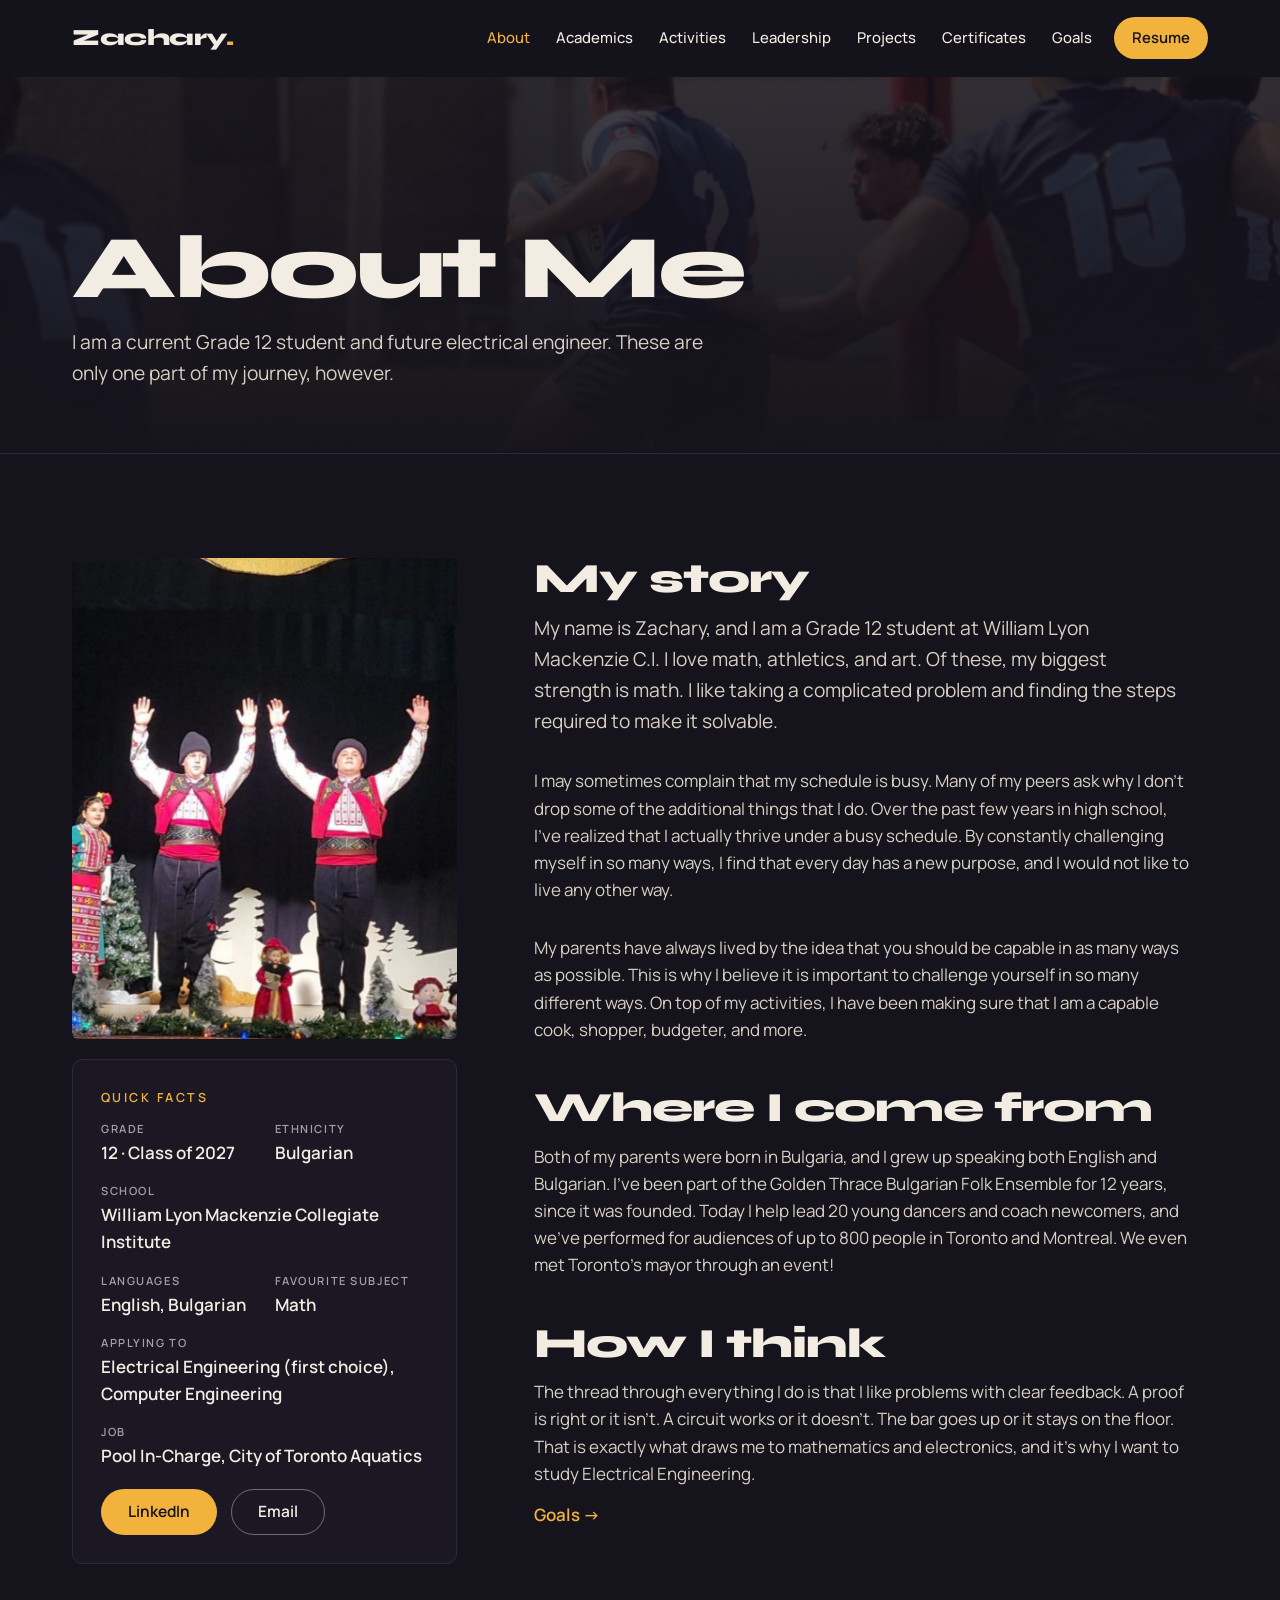
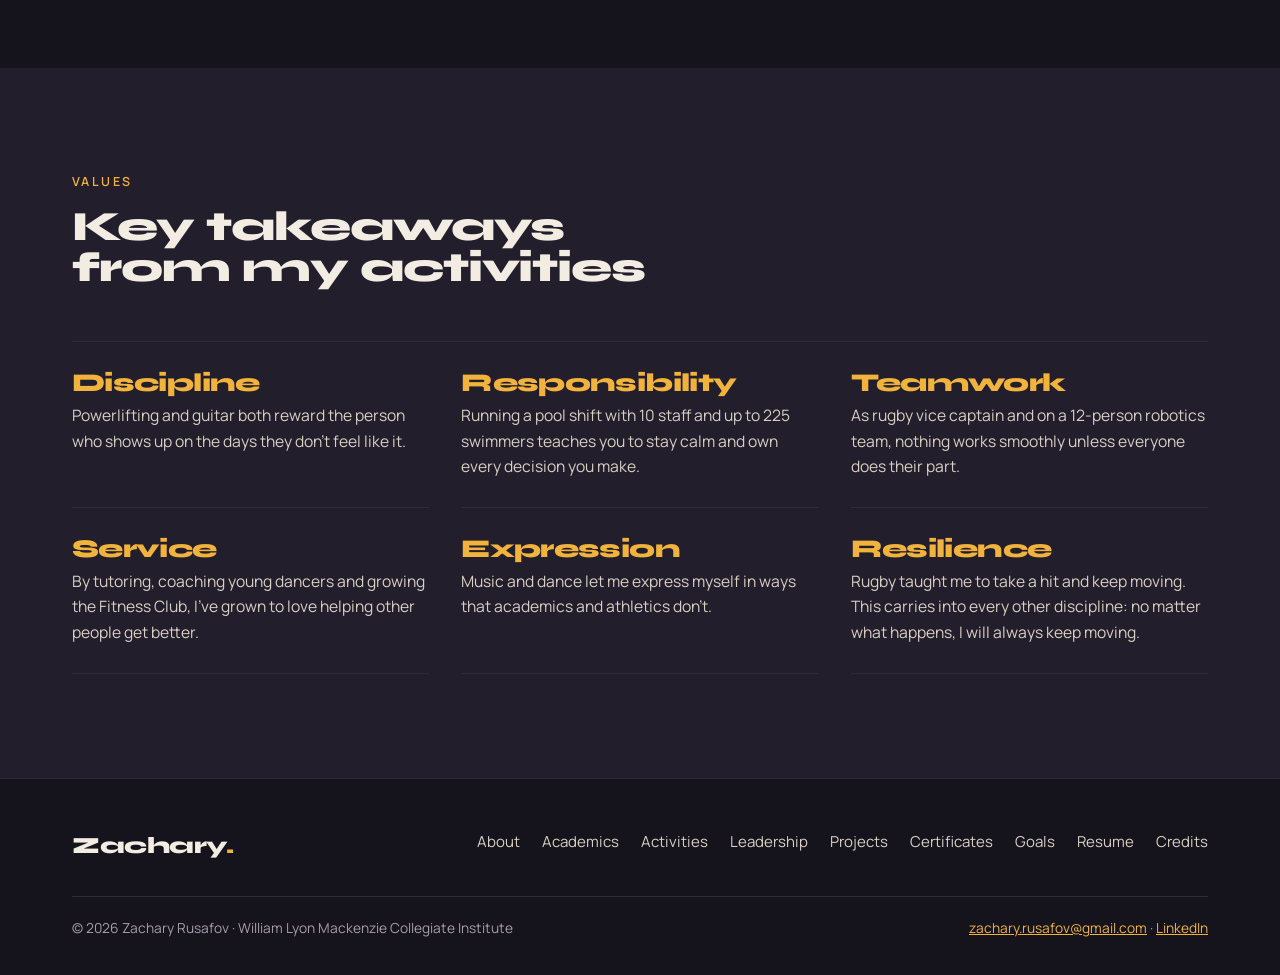
<file: about.html>
<!DOCTYPE html>
<html lang="en">
<head>
    <meta charset="UTF-8">
    <meta name="viewport" content="width=device-width, initial-scale=1.0">
    <title>About — Zachary Rusafov</title>
    <meta name="description" content="Who Zachary is: his story, Bulgarian heritage and the values behind his activities.">
    <meta property="og:title" content="About — Zachary Rusafov">
    <meta property="og:description" content="Who Zachary is: his story, Bulgarian heritage and the values behind his activities.">
    <meta property="og:image" content="assets/web/dance.jpg">
    <meta name="theme-color" content="#15131c">
    <link rel="icon" href="data:image/svg+xml,%3Csvg xmlns='http://www.w3.org/2000/svg' viewBox='0 0 32 32'%3E%3Crect width='32' height='32' rx='7' fill='%2315131c'/%3E%3Ctext x='16' y='23' font-family='Arial Black,sans-serif' font-size='19' font-weight='900' text-anchor='middle' fill='%23f2b33d'%3EZ%3C/text%3E%3C/svg%3E">
    <link rel="preconnect" href="https://fonts.googleapis.com">
    <link rel="preconnect" href="https://fonts.gstatic.com" crossorigin>
    <link href="https://fonts.googleapis.com/css2?family=Syne:wght@600;700;800&family=Manrope:wght@400;500;600;700&display=swap" rel="stylesheet">
    <link rel="stylesheet" href="style.css">
</head>
<body>
    <a class="skip-link" href="#main">Skip to content</a>

    <header class="site-header">
        <div class="wrap">
            <a href="index.html" class="brand">Zachary<span>.</span></a>
            <button class="menu-btn" type="button" aria-label="Open menu" aria-expanded="false"><span></span></button>
            <nav class="nav" aria-label="Main">
                <a href="about.html">About</a>
                <a href="academics.html">Academics</a>
                <a href="activities.html">Activities</a>
                <a href="service.html">Leadership</a>
                <a href="projects.html">Projects</a>
                <a href="certificates.html">Certificates</a>
                <a href="goals.html">Goals</a>
                <a href="resume.html" class="nav-cta">Resume</a>
            </nav>
        </div>
    </header>

    <main id="main">
        <section class="banner">
            <img src="assets/web/rugby.jpg" alt="Zachary playing rugby">
            <div class="wrap">
                
                <h1>About Me</h1>
                <p class="lede">I am a current Grade 12 student and future electrical engineer. These are only one part of my journey, however.</p>
            </div>
        </section>

        <section class="section">
            <div class="wrap split">
                <aside class="sticky reveal">
                    <img src="assets/web/dance.jpg" alt="Zachary in traditional Bulgarian costume" style="border-radius:var(--radius);aspect-ratio:4/5;object-fit:cover;width:100%">
                    <div class="card" style="margin-top:20px">
                        <span class="kicker">Quick facts</span>
                        <dl class="facts" style="border:0;padding:0;margin:0;display:grid;grid-template-columns:1fr 1fr;gap:16px 20px">
                            <div><dt>Grade</dt><dd>12 · Class of 2027</dd></div>
                            <div><dt>Ethnicity</dt><dd>Bulgarian</dd></div>
                            <div style="grid-column:1/-1"><dt>School</dt><dd>William Lyon Mackenzie Collegiate Institute</dd></div>
                            <div><dt>Languages</dt><dd>English, Bulgarian</dd></div>
                            <div><dt>Favourite subject</dt><dd>Math</dd></div>
                            <div style="grid-column:1/-1"><dt>Applying to</dt><dd>Electrical Engineering (first choice), Computer Engineering</dd></div>
                            <div style="grid-column:1/-1"><dt>Job</dt><dd>Pool In-Charge, City of Toronto Aquatics</dd></div>
                        </dl>
                        <div class="btn-row" style="margin-top:8px"><a class="btn btn-amber" href="https://www.linkedin.com/in/zachary-rusafov/" target="_blank" rel="noopener">LinkedIn</a><a class="btn btn-line" href="mailto:zachary.rusafov@gmail.com">Email</a></div>
                    </div>
                </aside>
                <div class="reveal" style="display:grid;gap:44px;max-width:66ch">
                    <div style="display:grid;gap:14px">
                        <h2>My story</h2>
                        <p class="lede">My name is Zachary, and I am a Grade 12 student at William Lyon Mackenzie C.I. I love math, athletics, and art. Of these,
                            my biggest strength is math. I like taking a complicated problem and finding the steps required to make it solvable.</p>
                        <p style="color:var(--fg-2)">I may sometimes complain that my schedule is busy. Many of my peers ask why I don't drop some of the additional
                            things that I do. Over the past few years in high school, I've realized that I actually thrive under a busy schedule. By constantly
                            challenging myself in so many ways, I find that every day has a new purpose, and I would not like to live any other way.</p>
                        <p style="color:var(--fg-2)">My parents have always lived by the idea that you should be capable in as many ways as possible. This is why
                            I believe it is important to challenge yourself in so many different ways. On top of my activities, I have been making sure that I am
                            a capable cook, shopper, budgeter, and more.</p>
                    </div>
                    <div style="display:grid;gap:14px">
                        <h2>Where I come from</h2>
                        <p style="color:var(--fg-2)">Both of my parents were born in Bulgaria, and I grew up speaking both English and Bulgarian. I've been part of the
                            Golden Thrace Bulgarian Folk Ensemble for 12 years, since it was founded. Today I help lead 20 young dancers and coach newcomers,
                            and we've performed for audiences of up to 800 people in Toronto and Montreal. We even met Toronto's mayor through an event!</p>
                    </div>
                    <div style="display:grid;gap:14px">
                        <h2>How I think</h2>
                        <p style="color:var(--fg-2)">The thread through everything I do is that I like problems with clear feedback. A proof is right or it
                            isn't. A circuit works or it doesn't. The bar goes up or it stays on the floor. That is exactly what draws me to
                            mathematics and electronics, and it's why I want to study Electrical Engineering.</p>
                        <a class="link-arrow" href="goals.html">Goals</a>
                    </div>
                </div>
            </div>
        </section>

        <section class="section alt">
            <div class="wrap">
                <div class="head reveal"><span class="kicker">Values</span><h2>Key takeaways from my activities</h2></div>
                <div class="values reveal">
                    <div class="value"><h3>Discipline</h3><p>Powerlifting and guitar both reward the person who shows up on the days they don't feel like it.</p></div>
                    <div class="value"><h3>Responsibility</h3><p>Running a pool shift with 10 staff and up to 225 swimmers teaches you to stay calm and own every decision you make.</p></div>
                    <div class="value"><h3>Teamwork</h3><p>As rugby vice captain and on a 12-person robotics team, nothing works smoothly unless everyone does their part.</p></div>
                    <div class="value"><h3>Service</h3><p>By tutoring, coaching young dancers and growing the Fitness Club, I've grown to love helping other people get better.</p></div>
                    <div class="value"><h3>Expression</h3><p>Music and dance let me express myself in ways that academics and athletics don't.</p></div>
                    <div class="value"><h3>Resilience</h3><p>Rugby taught me to take a hit and keep moving. This carries into every other discipline: no matter what happens, I will always keep moving.</p></div>
                </div>
            </div>
        </section>

    </main>

    <footer class="site-footer">
        <div class="wrap">
            <div class="foot-top">
                <a href="index.html" class="brand">Zachary<span>.</span></a>
                <ul class="foot-links">
                    <li><a href="about.html">About</a></li>
                    <li><a href="academics.html">Academics</a></li>
                    <li><a href="activities.html">Activities</a></li>
                    <li><a href="service.html">Leadership</a></li>
                    <li><a href="projects.html">Projects</a></li>
                    <li><a href="certificates.html">Certificates</a></li>
                    <li><a href="goals.html">Goals</a></li>
                    <li><a href="resume.html">Resume</a></li>
                    <li><a href="bibliography.html">Credits</a></li>
                </ul>
            </div>
            <div class="foot-bottom">
                <span>&copy; 2026 Zachary Rusafov · William Lyon Mackenzie Collegiate Institute</span>
                <span><a href="mailto:zachary.rusafov@gmail.com">zachary.rusafov@gmail.com</a> · <a href="https://www.linkedin.com/in/zachary-rusafov/" target="_blank" rel="noopener">LinkedIn</a></span>
            </div>
        </div>
    </footer>

    <script src="script.js"></script>
</body>
</html>
</file>
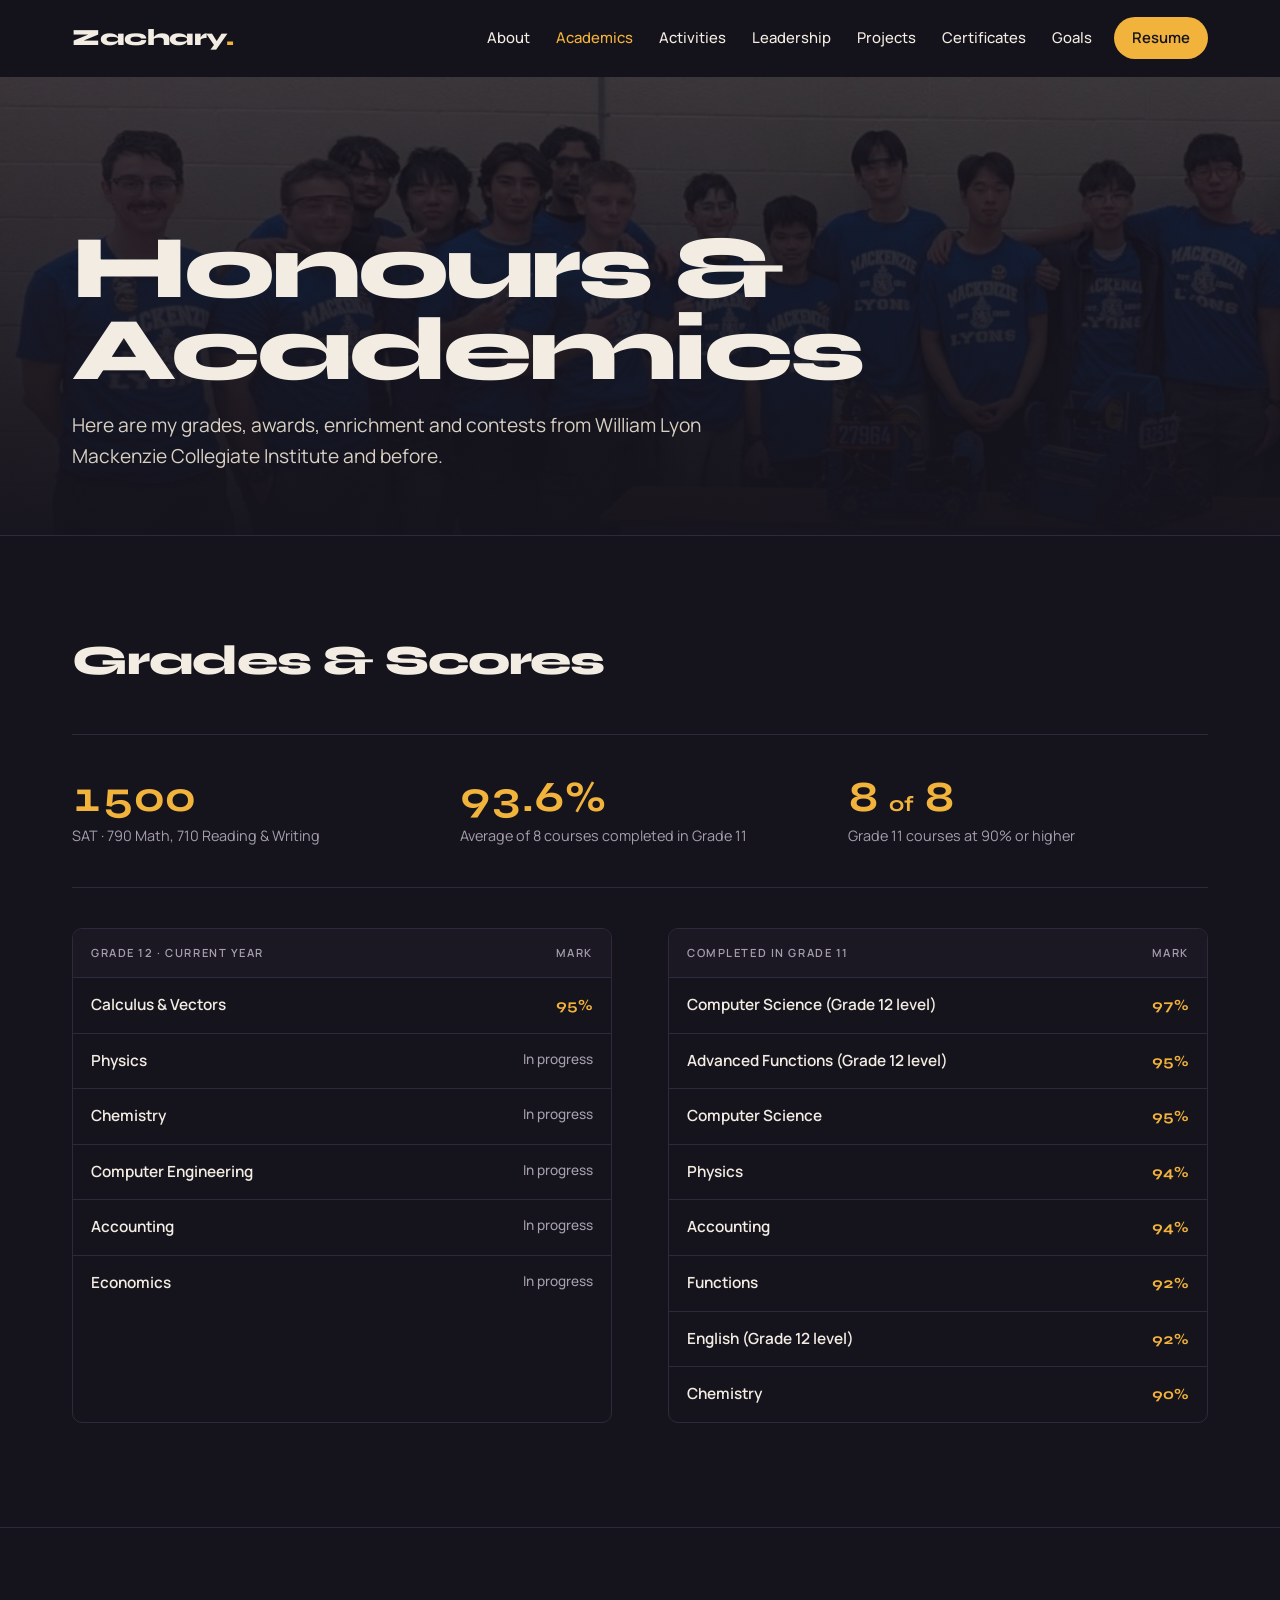
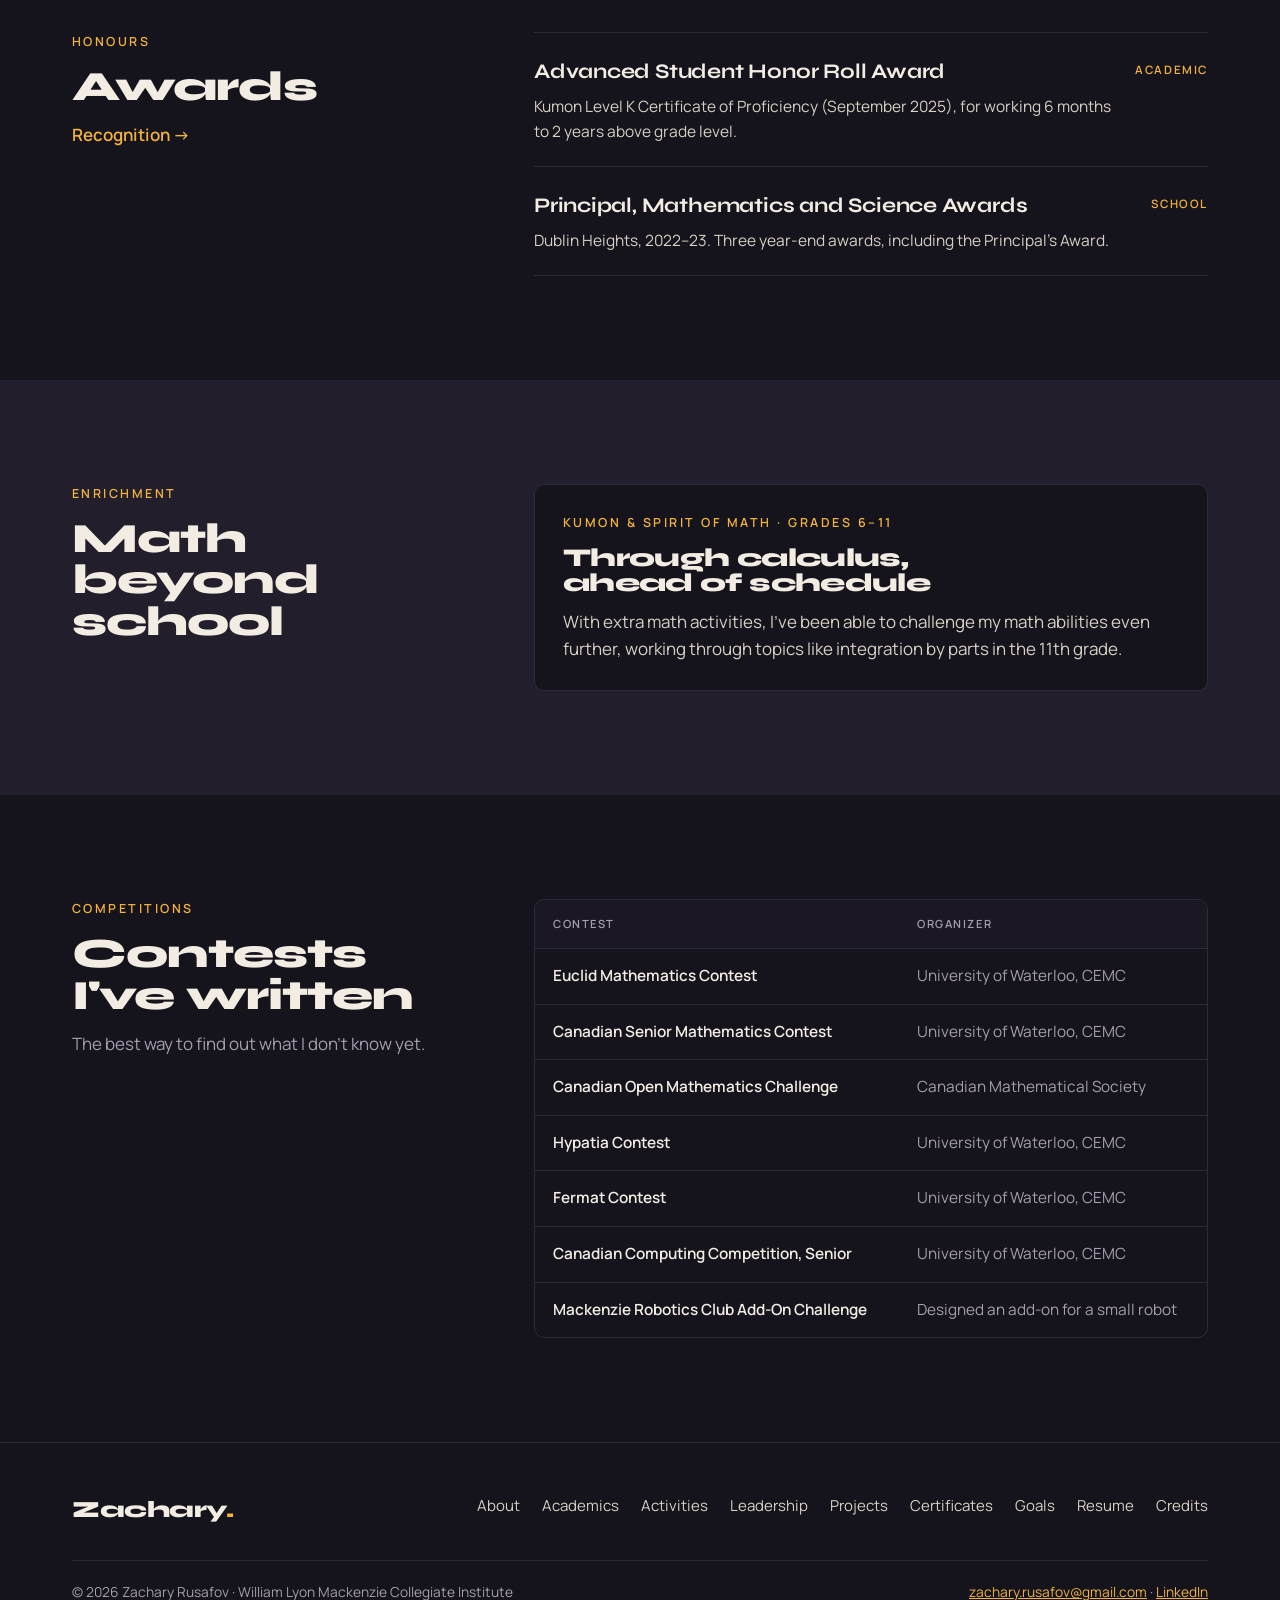
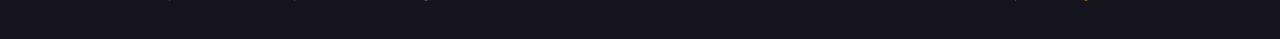
<file: academics.html>
<!DOCTYPE html>
<html lang="en">
<head>
    <meta charset="UTF-8">
    <meta name="viewport" content="width=device-width, initial-scale=1.0">
    <title>Academics — Zachary Rusafov</title>
    <meta name="description" content="Zachary's honours, math enrichment, contests and coursework.">
    <meta property="og:title" content="Academics — Zachary Rusafov">
    <meta property="og:description" content="Zachary's honours, math enrichment, contests and coursework.">
    <meta property="og:image" content="assets/web/dance.jpg">
    <meta name="theme-color" content="#15131c">
    <link rel="icon" href="data:image/svg+xml,%3Csvg xmlns='http://www.w3.org/2000/svg' viewBox='0 0 32 32'%3E%3Crect width='32' height='32' rx='7' fill='%2315131c'/%3E%3Ctext x='16' y='23' font-family='Arial Black,sans-serif' font-size='19' font-weight='900' text-anchor='middle' fill='%23f2b33d'%3EZ%3C/text%3E%3C/svg%3E">
    <link rel="preconnect" href="https://fonts.googleapis.com">
    <link rel="preconnect" href="https://fonts.gstatic.com" crossorigin>
    <link href="https://fonts.googleapis.com/css2?family=Syne:wght@600;700;800&family=Manrope:wght@400;500;600;700&display=swap" rel="stylesheet">
    <link rel="stylesheet" href="style.css">
</head>
<body>
    <a class="skip-link" href="#main">Skip to content</a>

    <header class="site-header">
        <div class="wrap">
            <a href="index.html" class="brand">Zachary<span>.</span></a>
            <button class="menu-btn" type="button" aria-label="Open menu" aria-expanded="false"><span></span></button>
            <nav class="nav" aria-label="Main">
                <a href="about.html">About</a>
                <a href="academics.html">Academics</a>
                <a href="activities.html">Activities</a>
                <a href="service.html">Leadership</a>
                <a href="projects.html">Projects</a>
                <a href="certificates.html">Certificates</a>
                <a href="goals.html">Goals</a>
                <a href="resume.html" class="nav-cta">Resume</a>
            </nav>
        </div>
    </header>

    <main id="main">
        <section class="banner">
            <img src="assets/web/robotics.jpg" alt="The Mackenzie Lyons robotics team">
            <div class="wrap">
                
                <h1>Honours &amp; Academics</h1>
                <p class="lede">Here are my grades, awards, enrichment and contests from William Lyon Mackenzie Collegiate Institute and before.</p>
            </div>
        </section>


        <section class="section">
            <div class="wrap">
                <div class="head reveal"><h2>Grades &amp; Scores</h2></div>
                <div class="stats reveal" style="border-top:1px solid var(--line);margin-bottom:40px">
                    <div class="stat"><b>1500</b><span>SAT · 790 Math, 710 Reading &amp; Writing</span></div>
                    <div class="stat"><b>93.6%</b><span>Average of 8 courses completed in Grade 11</span></div>
                    <div class="stat"><b>8 <small>of</small> 8</b><span>Grade 11 courses at 90% or higher</span></div>
                </div>
                <div class="grid cols-2">
                <div class="table-wrap reveal">
                    <table>
                        <thead><tr><th>Grade 12 · current year</th><th>Mark</th></tr></thead>
                        <tbody>
                            <tr><td><strong>Calculus &amp; Vectors</strong></td><td class="num mark">95%</td></tr>
                            <tr><td><strong>Physics</strong></td><td class="num mark ip">In progress</td></tr>
                            <tr><td><strong>Chemistry</strong></td><td class="num mark ip">In progress</td></tr>
                            <tr><td><strong>Computer Engineering</strong></td><td class="num mark ip">In progress</td></tr>
                            <tr><td><strong>Accounting</strong></td><td class="num mark ip">In progress</td></tr>
                            <tr><td><strong>Economics</strong></td><td class="num mark ip">In progress</td></tr>
                        </tbody>
                    </table>
                </div>
                <div class="table-wrap reveal">
                    <table>
                        <thead><tr><th>Completed in Grade 11</th><th>Mark</th></tr></thead>
                        <tbody>
                            <tr><td><strong>Computer Science (Grade 12 level)</strong></td><td class="num mark">97%</td></tr>
                            <tr><td><strong>Advanced Functions (Grade 12 level)</strong></td><td class="num mark">95%</td></tr>
                            <tr><td><strong>Computer Science</strong></td><td class="num mark">95%</td></tr>
                            <tr><td><strong>Physics</strong></td><td class="num mark">94%</td></tr>
                            <tr><td><strong>Accounting</strong></td><td class="num mark">94%</td></tr>
                            <tr><td><strong>Functions</strong></td><td class="num mark">92%</td></tr>
                            <tr><td><strong>English (Grade 12 level)</strong></td><td class="num mark">92%</td></tr>
                            <tr><td><strong>Chemistry</strong></td><td class="num mark">90%</td></tr>
                        </tbody>
                    </table>
                </div>
                </div>
            </div>
        </section>
        <section class="section ruled">
            <div class="wrap split">
                <div class="sticky head reveal" style="margin:0"><span class="kicker">Honours</span><h2>Awards</h2><p><a class="link-arrow" href="certificates.html">Recognition</a></p></div>
                <ul class="rows reveal">
                    <li><h4>Advanced Student Honor Roll Award</h4><span class="tag">Academic</span><p>Kumon Level K Certificate of Proficiency (September 2025), for working 6 months to 2 years above grade level.</p></li>
                    <li><h4>Principal, Mathematics and Science Awards</h4><span class="tag">School</span><p>Dublin Heights, 2022–23. Three year-end awards, including the Principal's Award.</p></li>
                </ul>
            </div>
        </section>

        <section class="section alt">
            <div class="wrap split">
                <div class="sticky head reveal" style="margin:0"><span class="kicker">Enrichment</span><h2>Math beyond school</h2></div>
                <div class="card reveal">
                    <span class="kicker">Kumon &amp; Spirit of Math · Grades 6–11</span>
                    <h3>Through calculus, ahead of schedule</h3>
                    <p>With extra math activities, I've been able to challenge my math abilities even further, working through topics like
                        integration by parts in the 11th grade.</p>
                </div>
            </div>
        </section>

        <section class="section">
            <div class="wrap split">
                <div class="sticky head reveal" style="margin:0">
                    <span class="kicker">Competitions</span><h2>Contests I've written</h2>
                    <p class="muted">The best way to find out what I don't know yet.</p>
                </div>
                <div class="table-wrap reveal">
                    <table>
                        <thead><tr><th>Contest</th><th>Organizer</th></tr></thead>
                        <tbody>
                            <tr><td><strong>Euclid Mathematics Contest</strong></td><td class="muted">University of Waterloo, CEMC</td></tr>
                            <tr><td><strong>Canadian Senior Mathematics Contest</strong></td><td class="muted">University of Waterloo, CEMC</td></tr>
                            <tr><td><strong>Canadian Open Mathematics Challenge</strong></td><td class="muted">Canadian Mathematical Society</td></tr>
                            <tr><td><strong>Hypatia Contest</strong></td><td class="muted">University of Waterloo, CEMC</td></tr>
                            <tr><td><strong>Fermat Contest</strong></td><td class="muted">University of Waterloo, CEMC</td></tr>
                            <tr><td><strong>Canadian Computing Competition, Senior</strong></td><td class="muted">University of Waterloo, CEMC</td></tr>
                            <tr><td><strong>Mackenzie Robotics Club Add-On Challenge</strong></td><td class="muted">Designed an add-on for a small robot</td></tr>
                        </tbody>
                    </table>
                </div>
            </div>
        </section>


    </main>

    <footer class="site-footer">
        <div class="wrap">
            <div class="foot-top">
                <a href="index.html" class="brand">Zachary<span>.</span></a>
                <ul class="foot-links">
                    <li><a href="about.html">About</a></li>
                    <li><a href="academics.html">Academics</a></li>
                    <li><a href="activities.html">Activities</a></li>
                    <li><a href="service.html">Leadership</a></li>
                    <li><a href="projects.html">Projects</a></li>
                    <li><a href="certificates.html">Certificates</a></li>
                    <li><a href="goals.html">Goals</a></li>
                    <li><a href="resume.html">Resume</a></li>
                    <li><a href="bibliography.html">Credits</a></li>
                </ul>
            </div>
            <div class="foot-bottom">
                <span>&copy; 2026 Zachary Rusafov · William Lyon Mackenzie Collegiate Institute</span>
                <span><a href="mailto:zachary.rusafov@gmail.com">zachary.rusafov@gmail.com</a> · <a href="https://www.linkedin.com/in/zachary-rusafov/" target="_blank" rel="noopener">LinkedIn</a></span>
            </div>
        </div>
    </footer>

    <script src="script.js"></script>
</body>
</html>
</file>
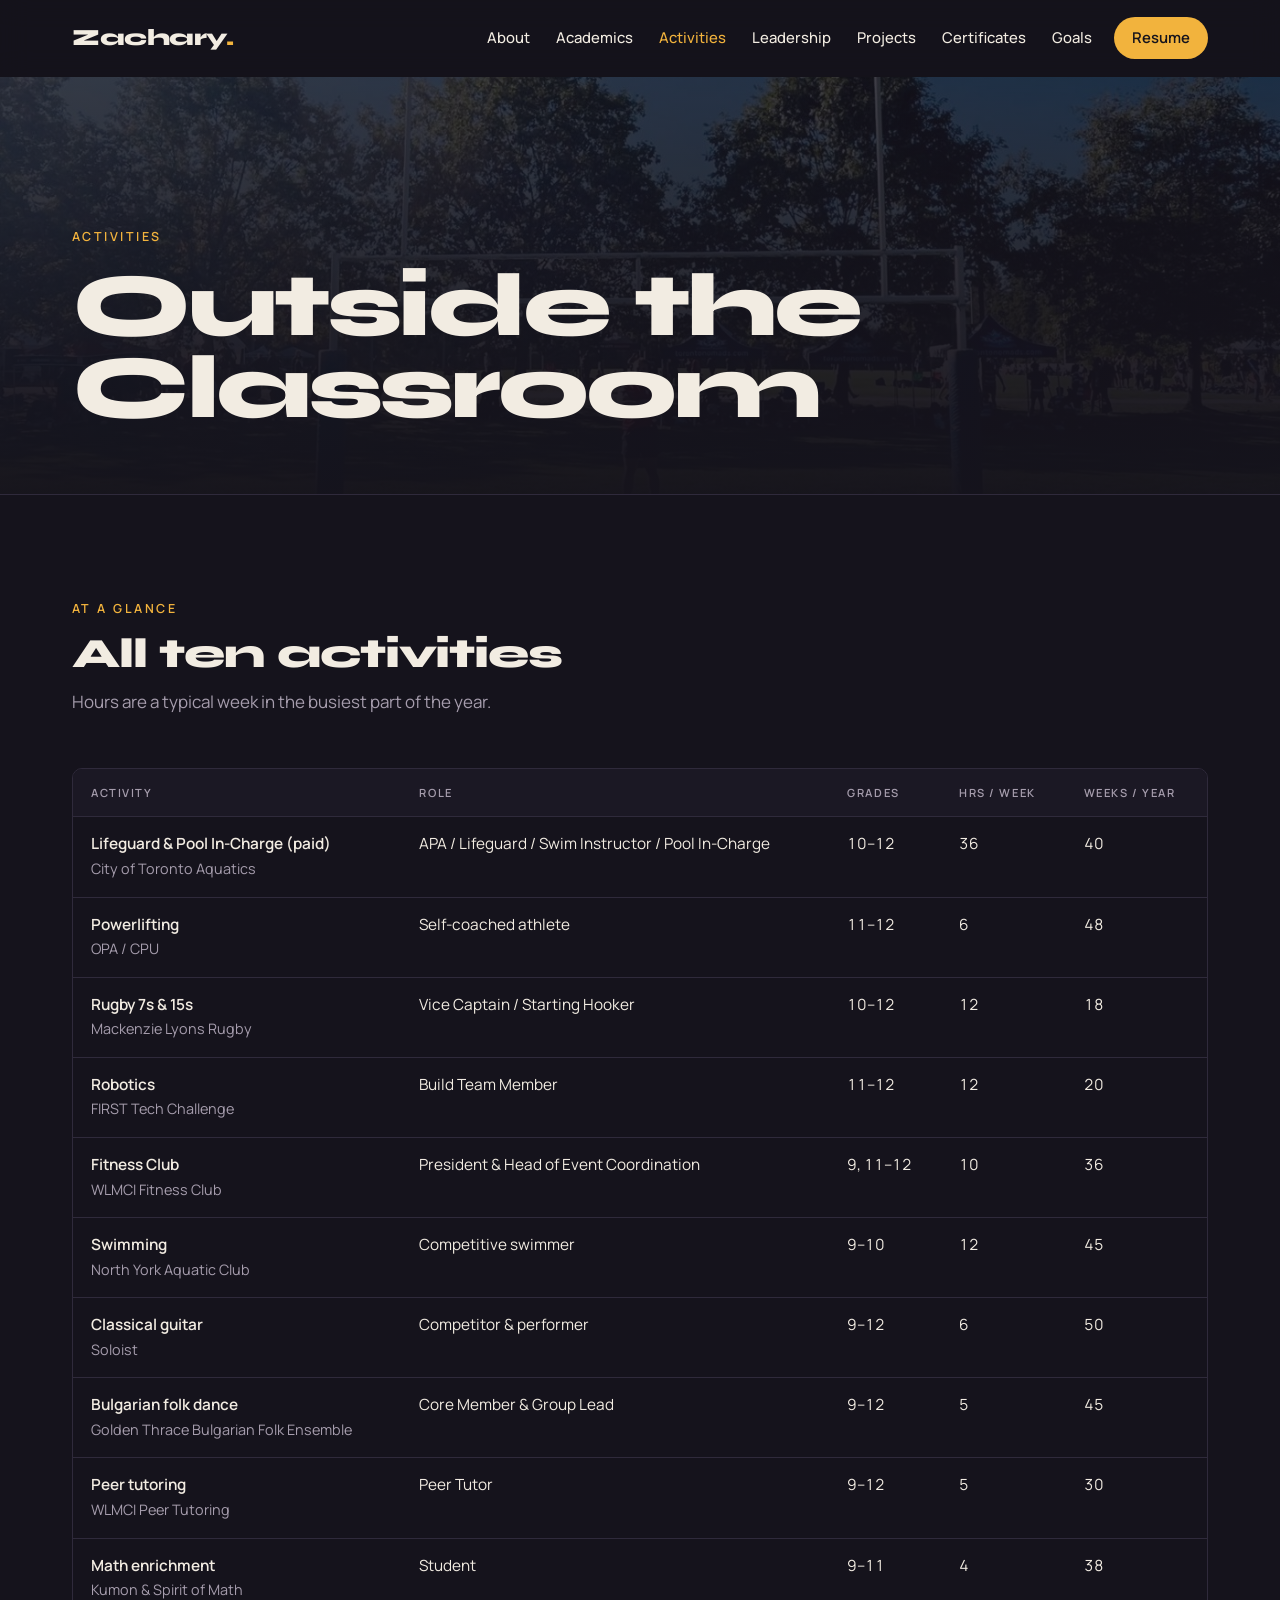
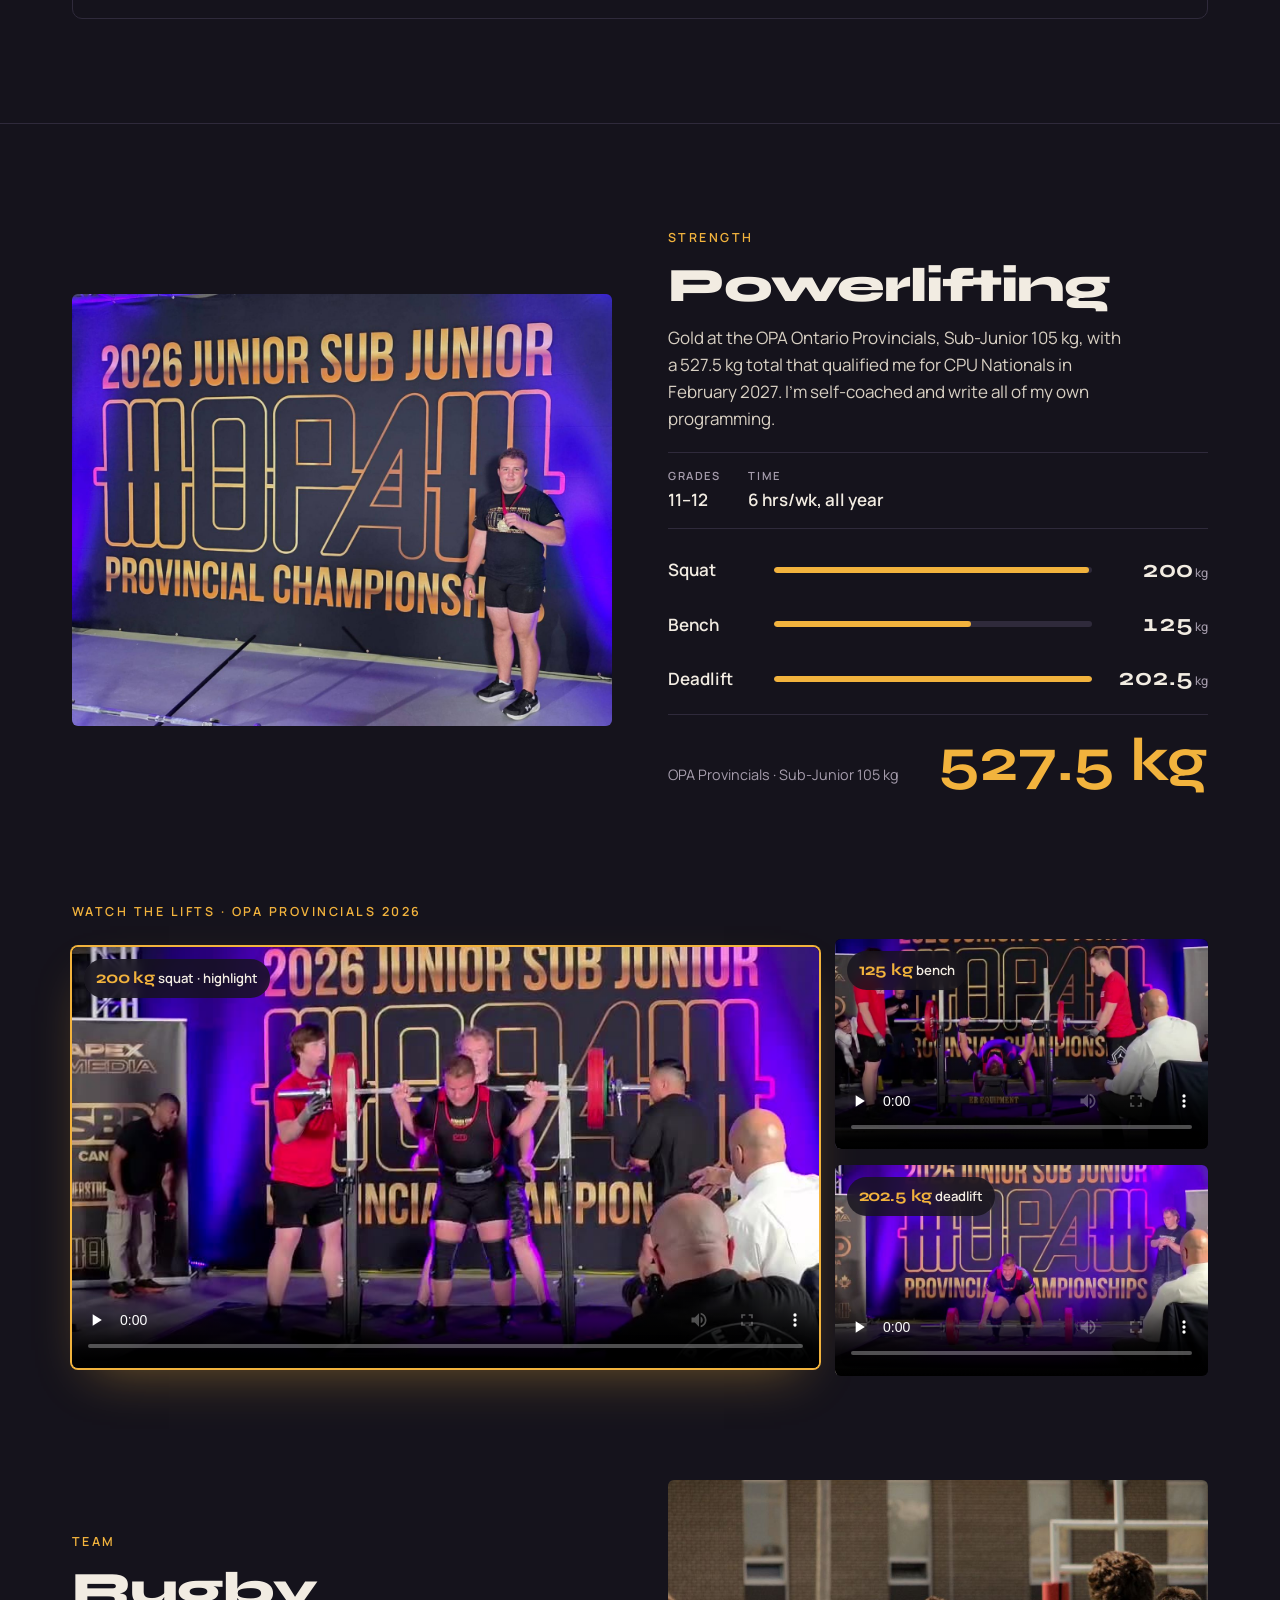
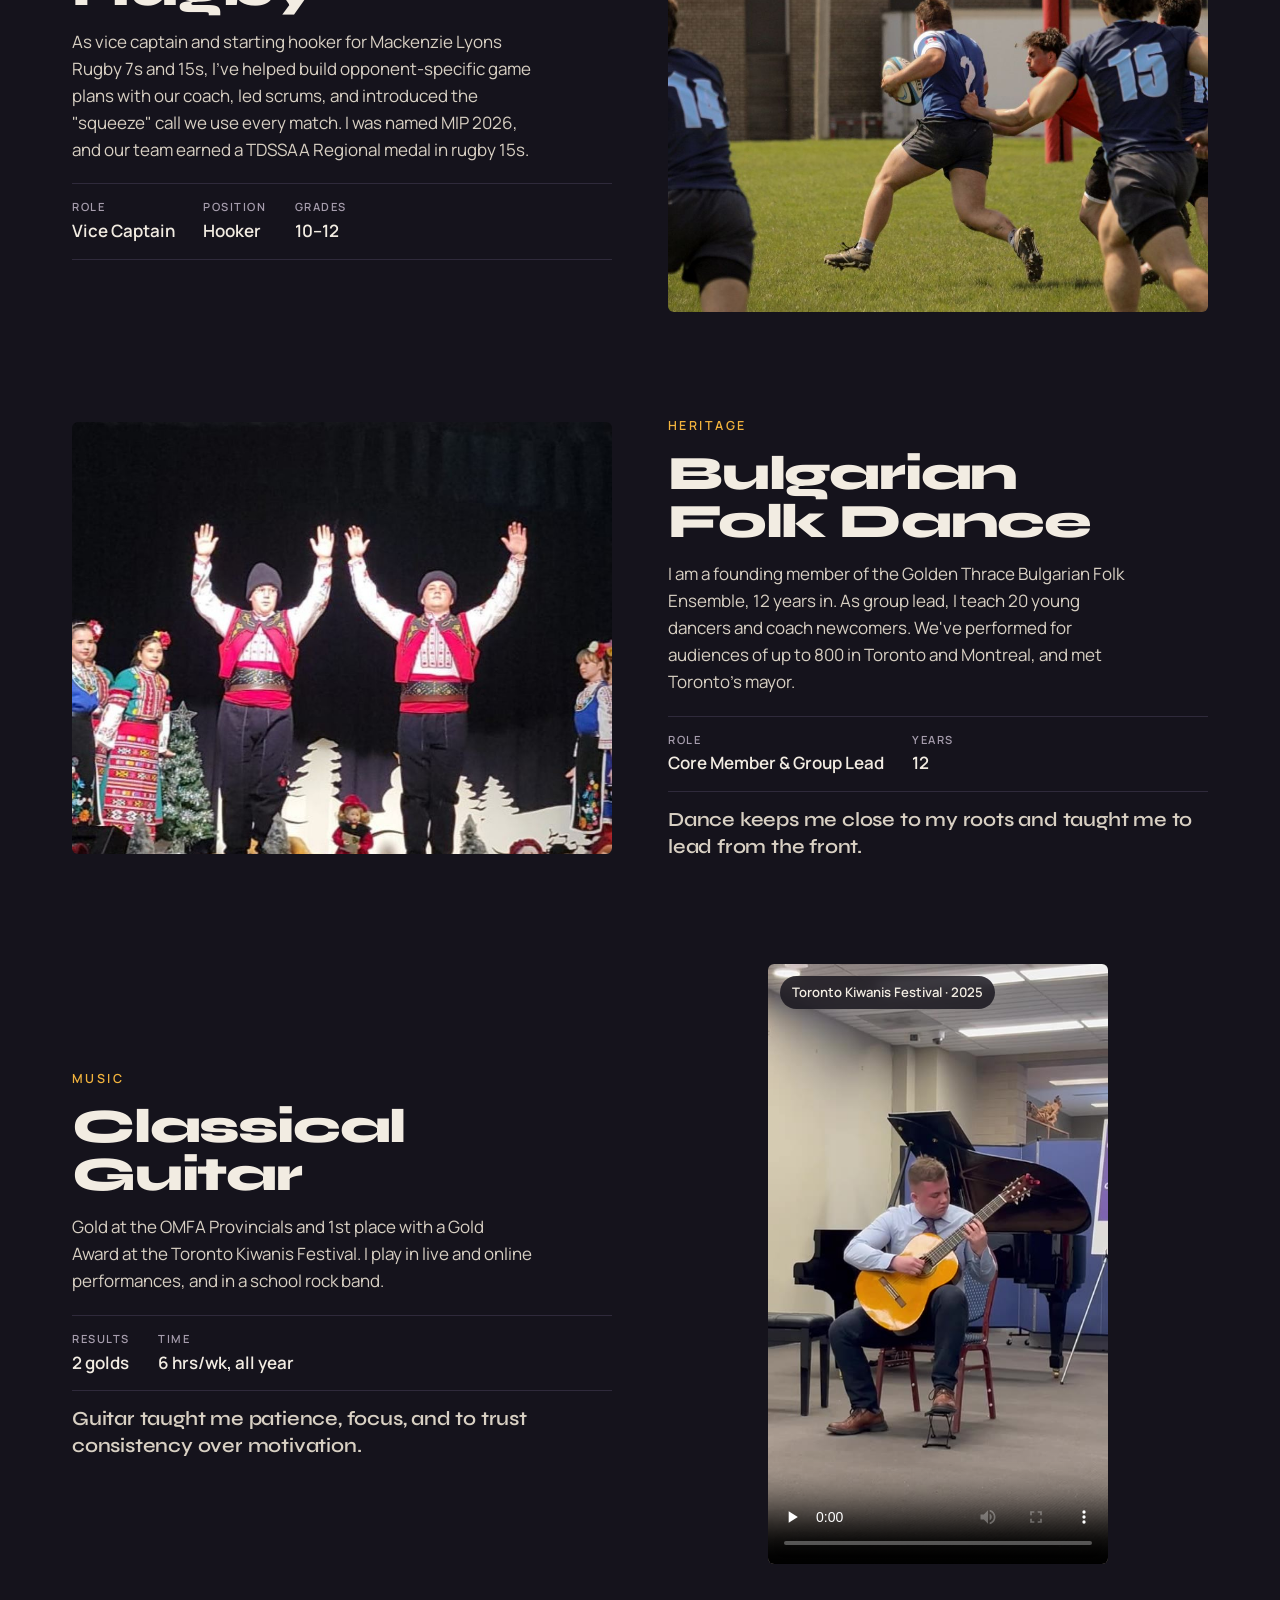
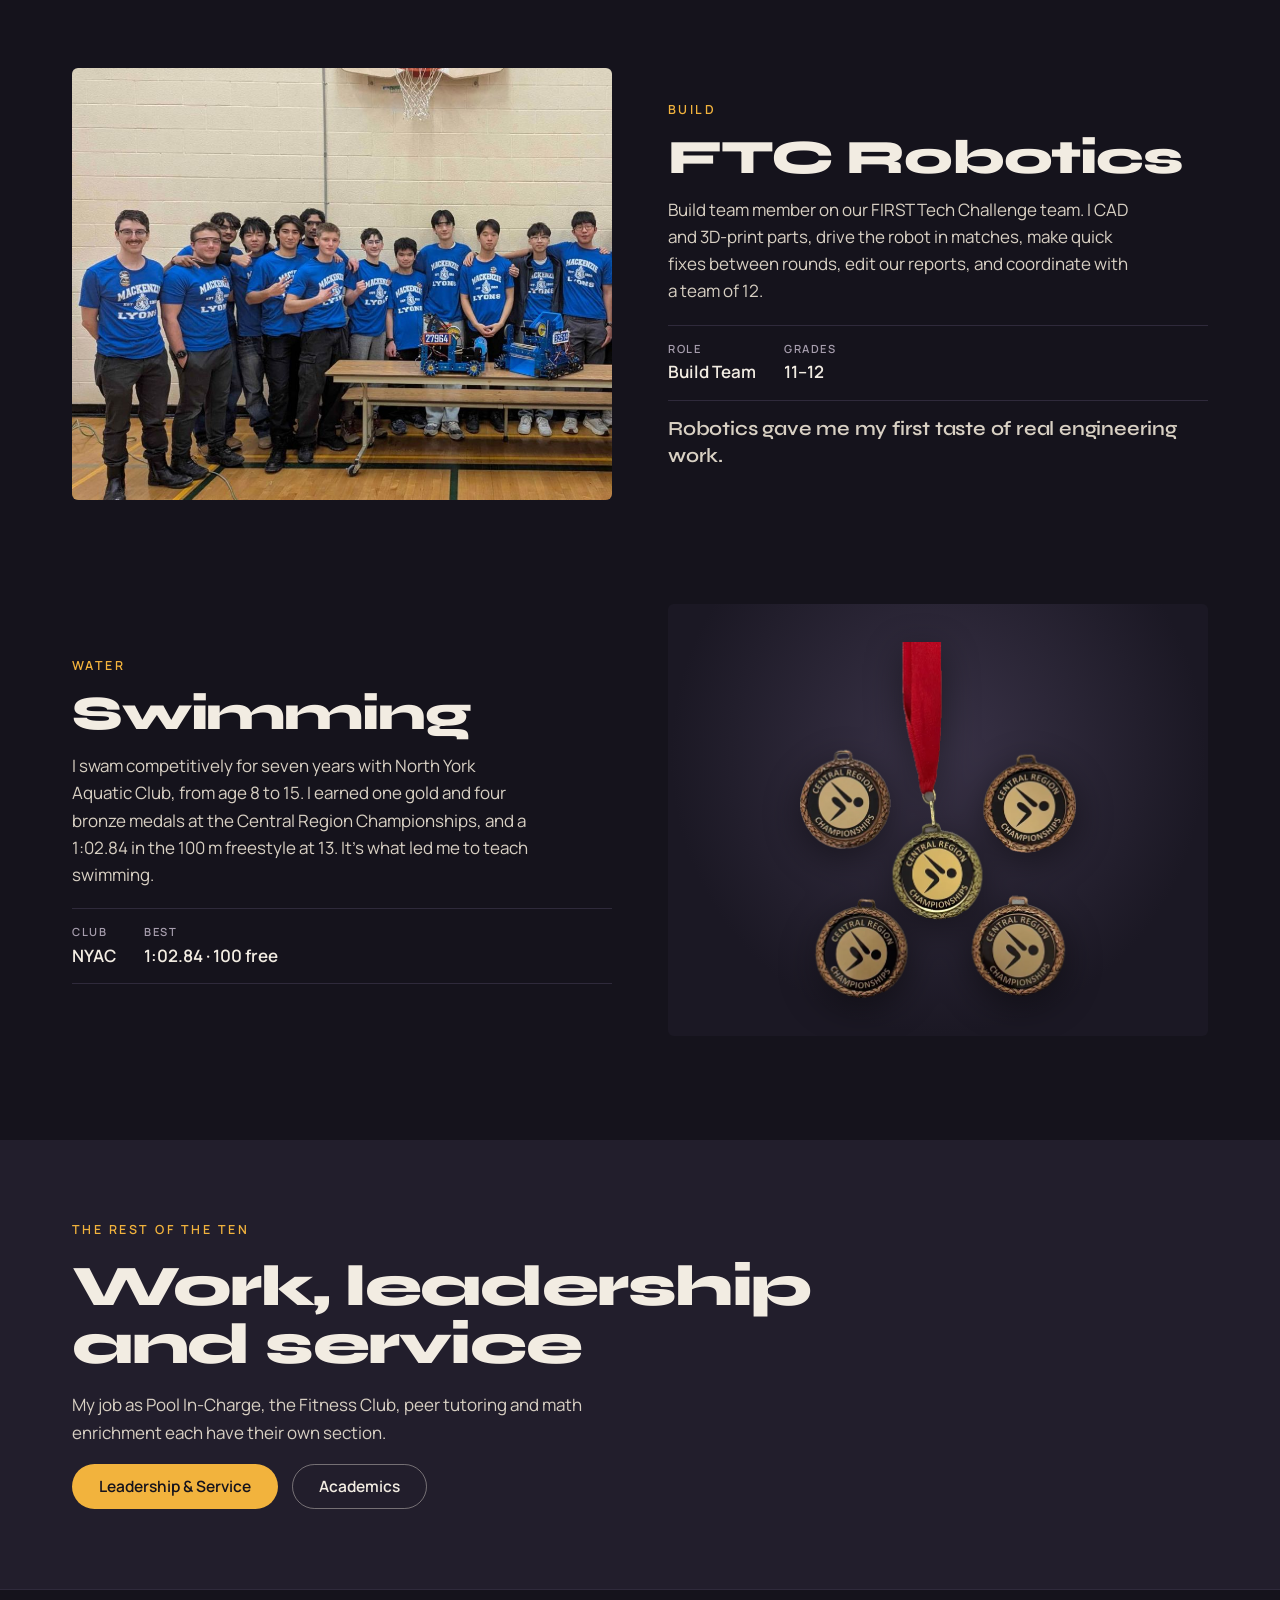
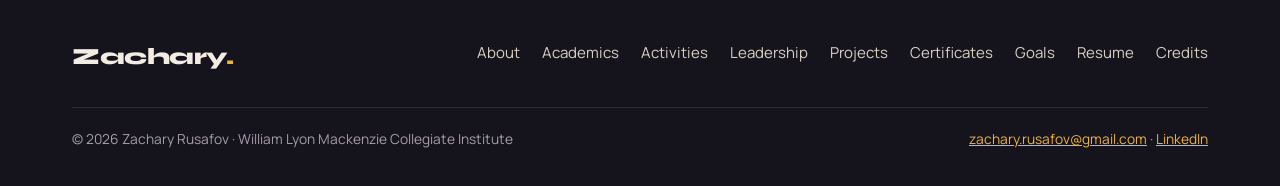
<file: activities.html>
<!DOCTYPE html>
<html lang="en">
<head>
    <meta charset="UTF-8">
    <meta name="viewport" content="width=device-width, initial-scale=1.0">
    <title>Activities — Zachary Rusafov</title>
    <meta name="description" content="Zachary's ten activities: powerlifting, rugby, FTC robotics, Bulgarian folk dance, classical guitar, swimming, lifeguarding, Fitness Club, peer tutoring and math enrichment.">
    <meta property="og:title" content="Activities — Zachary Rusafov">
    <meta property="og:description" content="Zachary's ten activities: powerlifting, rugby, FTC robotics, Bulgarian folk dance, classical guitar, swimming, lifeguarding, Fitness Club, peer tutoring and math enrichment.">
    <meta property="og:image" content="assets/web/dance.jpg">
    <meta name="theme-color" content="#15131c">
    <link rel="icon" href="data:image/svg+xml,%3Csvg xmlns='http://www.w3.org/2000/svg' viewBox='0 0 32 32'%3E%3Crect width='32' height='32' rx='7' fill='%2315131c'/%3E%3Ctext x='16' y='23' font-family='Arial Black,sans-serif' font-size='19' font-weight='900' text-anchor='middle' fill='%23f2b33d'%3EZ%3C/text%3E%3C/svg%3E">
    <link rel="preconnect" href="https://fonts.googleapis.com">
    <link rel="preconnect" href="https://fonts.gstatic.com" crossorigin>
    <link href="https://fonts.googleapis.com/css2?family=Syne:wght@600;700;800&family=Manrope:wght@400;500;600;700&display=swap" rel="stylesheet">
    <link rel="stylesheet" href="style.css">
</head>
<body>
    <a class="skip-link" href="#main">Skip to content</a>

    <header class="site-header">
        <div class="wrap">
            <a href="index.html" class="brand">Zachary<span>.</span></a>
            <button class="menu-btn" type="button" aria-label="Open menu" aria-expanded="false"><span></span></button>
            <nav class="nav" aria-label="Main">
                <a href="about.html">About</a>
                <a href="academics.html">Academics</a>
                <a href="activities.html">Activities</a>
                <a href="service.html">Leadership</a>
                <a href="projects.html">Projects</a>
                <a href="certificates.html">Certificates</a>
                <a href="goals.html">Goals</a>
                <a href="resume.html" class="nav-cta">Resume</a>
            </nav>
        </div>
    </header>

    <main id="main">
        <section class="banner">
            <img src="assets/web/zachbg.jpg" alt="A rugby pitch on a sunny day">
            <div class="wrap">
                <span class="kicker">Activities</span>
                <h1>Outside the Classroom</h1>
                
            </div>
        </section>

        <section class="section">
            <div class="wrap">
                <div class="head reveal"><span class="kicker">At a glance</span><h2>All ten activities</h2><p class="muted">Hours are a typical week in the busiest part of the year.</p></div>
                <div class="table-wrap reveal">
                    <table>
                        <thead><tr><th>Activity</th><th>Role</th><th>Grades</th><th>Hrs / week</th><th>Weeks / year</th></tr></thead>
                        <tbody>
                            <tr><td><strong>Lifeguard &amp; Pool In-Charge (paid)</strong><br><span class="muted small">City of Toronto Aquatics</span></td><td>APA / Lifeguard / Swim Instructor / Pool In-Charge</td><td class="num">10–12</td><td class="num">36</td><td class="num">40</td></tr>
                            <tr><td><strong>Powerlifting</strong><br><span class="muted small">OPA / CPU</span></td><td>Self-coached athlete</td><td class="num">11–12</td><td class="num">6</td><td class="num">48</td></tr>
                            <tr><td><strong>Rugby 7s &amp; 15s</strong><br><span class="muted small">Mackenzie Lyons Rugby</span></td><td>Vice Captain / Starting Hooker</td><td class="num">10–12</td><td class="num">12</td><td class="num">18</td></tr>
                            <tr><td><strong>Robotics</strong><br><span class="muted small">FIRST Tech Challenge</span></td><td>Build Team Member</td><td class="num">11–12</td><td class="num">12</td><td class="num">20</td></tr>
                            <tr><td><strong>Fitness Club</strong><br><span class="muted small">WLMCI Fitness Club</span></td><td>President &amp; Head of Event Coordination</td><td class="num">9, 11–12</td><td class="num">10</td><td class="num">36</td></tr>
                            <tr><td><strong>Swimming</strong><br><span class="muted small">North York Aquatic Club</span></td><td>Competitive swimmer</td><td class="num">9–10</td><td class="num">12</td><td class="num">45</td></tr>
                            <tr><td><strong>Classical guitar</strong><br><span class="muted small">Soloist</span></td><td>Competitor &amp; performer</td><td class="num">9–12</td><td class="num">6</td><td class="num">50</td></tr>
                            <tr><td><strong>Bulgarian folk dance</strong><br><span class="muted small">Golden Thrace Bulgarian Folk Ensemble</span></td><td>Core Member &amp; Group Lead</td><td class="num">9–12</td><td class="num">5</td><td class="num">45</td></tr>
                            <tr><td><strong>Peer tutoring</strong><br><span class="muted small">WLMCI Peer Tutoring</span></td><td>Peer Tutor</td><td class="num">9–12</td><td class="num">5</td><td class="num">30</td></tr>
                            <tr><td><strong>Math enrichment</strong><br><span class="muted small">Kumon &amp; Spirit of Math</span></td><td>Student</td><td class="num">9–11</td><td class="num">4</td><td class="num">38</td></tr>
                        </tbody>
                    </table>
                </div>
            </div>
        </section>

        <section class="section ruled">
            <div class="wrap acts">
                <article class="act reveal" id="powerlifting">
                    <img src="assets/web/powerlifting.jpg" alt="Zachary wearing his gold medal at the 2026 OPA Junior and Sub-Junior Provincial Championships" loading="lazy">
                    <div class="act-text">
                        <span class="kicker">Strength</span>
                        <h2>Powerlifting</h2>
                        <p>Gold at the OPA Ontario Provincials, Sub-Junior 105 kg, with a 527.5 kg total that qualified me for CPU Nationals in February 2027. I'm self-coached and write all of my own programming.</p>
                        <dl class="facts"><div><dt>Grades</dt><dd>11–12</dd></div><div><dt>Time</dt><dd>6 hrs/wk, all year</dd></div></dl>
                        
                        <div class="lifts">
                            <div class="lift"><span>Squat</span><div class="lift-track"><div class="lift-fill" style="--pct:99%"></div></div><b>200<small> kg</small></b></div>
                            <div class="lift"><span>Bench</span><div class="lift-track"><div class="lift-fill" style="--pct:62%"></div></div><b>125<small> kg</small></b></div>
                            <div class="lift"><span>Deadlift</span><div class="lift-track"><div class="lift-fill" style="--pct:100%"></div></div><b>202.5<small> kg</small></b></div>
                            <div class="lift-total"><span class="muted small">OPA Provincials · Sub-Junior 105 kg</span><b>527.5 kg</b></div>
                        </div>
                    </div>
                </article>
                <div class="lift-videos reveal" id="lift-videos">
                    <div class="lift-videos-head"><span class="kicker">Watch the lifts · OPA Provincials 2026</span></div>
                    <figure class="vid hero"><video controls preload="none" playsinline poster="assets/video/squat-200.jpg" aria-label="Video: 200 kg squat at the 2026 OPA Provincials"><source src="assets/video/squat-200.mp4" type="video/mp4"></video><figcaption class="badge"><b>200 kg</b> squat · highlight</figcaption></figure>
                    <figure class="vid "><video controls preload="none" playsinline poster="assets/video/bench-125.jpg" aria-label="Video: 125 kg bench press at the 2026 OPA Provincials"><source src="assets/video/bench-125.mp4" type="video/mp4"></video><figcaption class="badge"><b>125 kg</b> bench</figcaption></figure>
                    <figure class="vid "><video controls preload="none" playsinline poster="assets/video/deadlift-202-5.jpg" aria-label="Video: 202.5 kg deadlift at the 2026 OPA Provincials"><source src="assets/video/deadlift-202-5.mp4" type="video/mp4"></video><figcaption class="badge"><b>202.5 kg</b> deadlift</figcaption></figure>
                </div>
                <article class="act flip reveal" id="rugby">
                    <img src="assets/web/rugby.jpg" alt="Zachary running with the ball in a rugby match" loading="lazy">
                    <div class="act-text">
                        <span class="kicker">Team</span>
                        <h2>Rugby</h2>
                        <p>As vice captain and starting hooker for Mackenzie Lyons Rugby 7s and 15s, I've helped build opponent-specific game plans with our coach, led scrums, and introduced the "squeeze" call we use every match. I was named MIP 2026, and our team earned a TDSSAA Regional medal in rugby 15s.</p>
                        <dl class="facts"><div><dt>Role</dt><dd>Vice Captain</dd></div><div><dt>Position</dt><dd>Hooker</dd></div><div><dt>Grades</dt><dd>10–12</dd></div></dl>
                        
                    </div>
                </article>
                <article class="act reveal" id="dance">
                    <img src="assets/web/dance.jpg" alt="Zachary performing Bulgarian folk dance in traditional costume" loading="lazy">
                    <div class="act-text">
                        <span class="kicker">Heritage</span>
                        <h2>Bulgarian Folk Dance</h2>
                        <p>I am a founding member of the Golden Thrace Bulgarian Folk Ensemble, 12 years in. As group lead, I teach 20 young dancers and coach newcomers. We've performed for audiences of up to 800 in Toronto and Montreal, and met Toronto's mayor.</p>
                        <dl class="facts"><div><dt>Role</dt><dd>Core Member &amp; Group Lead</dd></div><div><dt>Years</dt><dd>12</dd></div></dl>
                        <p class="quote">Dance keeps me close to my roots and taught me to lead from the front.</p>
                    </div>
                </article>
                <article class="act flip reveal" id="guitar">
                    <figure class="vid portrait"><video controls preload="none" playsinline poster="assets/video/kiwanis-guitar.jpg" aria-label="Video: Zachary performing classical guitar at the 2025 Toronto Kiwanis Festival"><source src="assets/video/kiwanis-guitar.mp4" type="video/mp4"></video><figcaption class="badge">Toronto Kiwanis Festival · 2025</figcaption></figure>
                    <div class="act-text">
                        <span class="kicker">Music</span>
                        <h2>Classical Guitar</h2>
                        <p>Gold at the OMFA Provincials and 1st place with a Gold Award at the Toronto Kiwanis Festival. I play in live and online performances, and in a school rock band.</p>
                        <dl class="facts"><div><dt>Results</dt><dd>2 golds</dd></div><div><dt>Time</dt><dd>6 hrs/wk, all year</dd></div></dl>
                        <p class="quote">Guitar taught me patience, focus, and to trust consistency over motivation.</p>
                    </div>
                </article>
                <article class="act reveal" id="robotics">
                    <img src="assets/web/robotics.jpg" alt="The Mackenzie Lyons robotics team with their robots" loading="lazy">
                    <div class="act-text">
                        <span class="kicker">Build</span>
                        <h2>FTC Robotics</h2>
                        <p>Build team member on our FIRST Tech Challenge team. I CAD and 3D-print parts, drive the robot in matches, make quick fixes between rounds, edit our reports, and coordinate with a team of 12.</p>
                        <dl class="facts"><div><dt>Role</dt><dd>Build Team</dd></div><div><dt>Grades</dt><dd>11–12</dd></div></dl>
                        <p class="quote">Robotics gave me my first taste of real engineering work.</p>
                    </div>
                </article>
                <article class="act flip reveal" id="swimming">
                    <div class="slot award" data-file="assets/certificates/swimming.webp"><img src="assets/certificates/swimming.webp" alt="One gold and four bronze Central Region Championships swimming medals" loading="lazy" onerror="this.parentNode.classList.add('empty')"></div>
                    <div class="act-text">
                        <span class="kicker">Water</span>
                        <h2>Swimming</h2>
                        <p>I swam competitively for seven years with North York Aquatic Club, from age 8 to 15. I earned one gold and four bronze medals at the Central Region Championships, and a 1:02.84 in the 100 m freestyle at 13. It's what led me to teach swimming.</p>
                        <dl class="facts"><div><dt>Club</dt><dd>NYAC</dd></div><div><dt>Best</dt><dd>1:02.84 · 100 free</dd></div></dl>
                        
                    </div>
                </article>
            </div>
        </section>

        <section class="encore">
            <div class="wrap reveal">
                <span class="kicker">The rest of the ten</span>
                <h2>Work, leadership and service</h2>
                <p>My job as Pool In-Charge, the Fitness Club, peer tutoring and math enrichment each have their own section.</p>
                <div class="btn-row"><a class="btn btn-amber" href="service.html">Leadership &amp; Service</a><a class="btn btn-line" href="academics.html">Academics</a></div>
            </div>
        </section>

    </main>

    <footer class="site-footer">
        <div class="wrap">
            <div class="foot-top">
                <a href="index.html" class="brand">Zachary<span>.</span></a>
                <ul class="foot-links">
                    <li><a href="about.html">About</a></li>
                    <li><a href="academics.html">Academics</a></li>
                    <li><a href="activities.html">Activities</a></li>
                    <li><a href="service.html">Leadership</a></li>
                    <li><a href="projects.html">Projects</a></li>
                    <li><a href="certificates.html">Certificates</a></li>
                    <li><a href="goals.html">Goals</a></li>
                    <li><a href="resume.html">Resume</a></li>
                    <li><a href="bibliography.html">Credits</a></li>
                </ul>
            </div>
            <div class="foot-bottom">
                <span>&copy; 2026 Zachary Rusafov · William Lyon Mackenzie Collegiate Institute</span>
                <span><a href="mailto:zachary.rusafov@gmail.com">zachary.rusafov@gmail.com</a> · <a href="https://www.linkedin.com/in/zachary-rusafov/" target="_blank" rel="noopener">LinkedIn</a></span>
            </div>
        </div>
    </footer>

    <script src="script.js"></script>
</body>
</html>
</file>
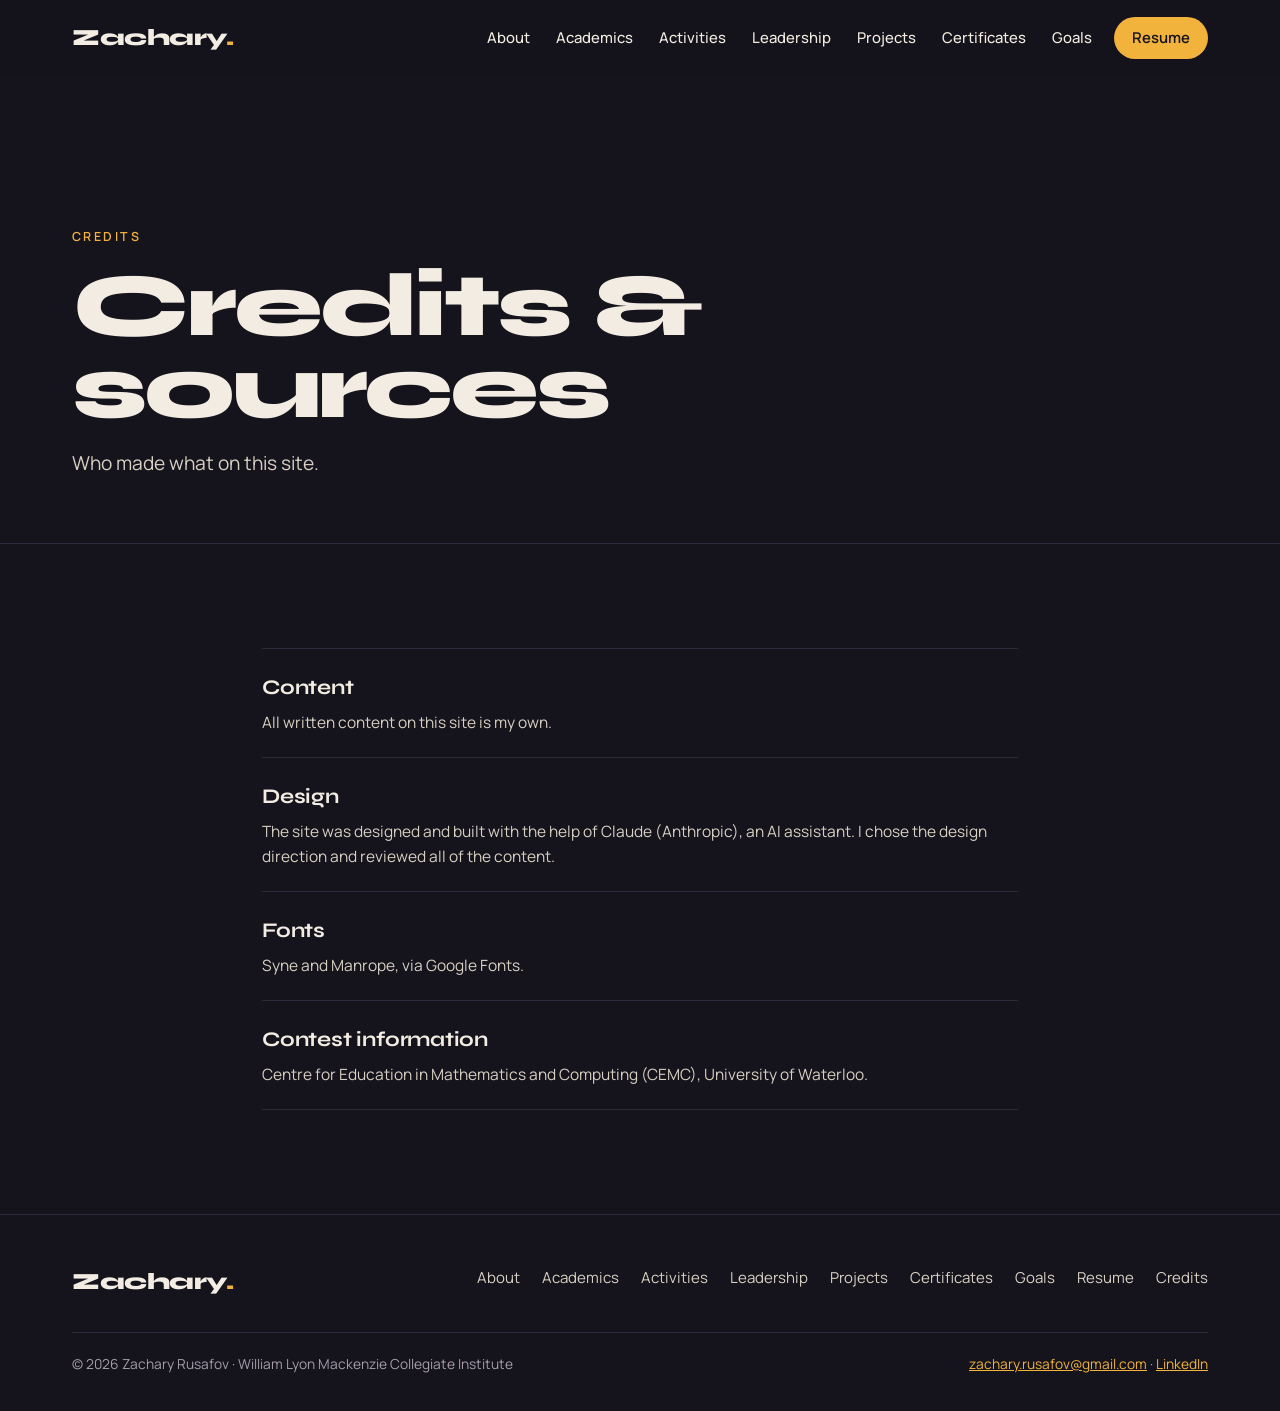
<file: bibliography.html>
<!DOCTYPE html>
<html lang="en">
<head>
    <meta charset="UTF-8">
    <meta name="viewport" content="width=device-width, initial-scale=1.0">
    <title>Credits — Zachary Rusafov</title>
    <meta name="description" content="Credits, sources and acknowledgements for Zachary's portfolio.">
    <meta property="og:title" content="Credits — Zachary Rusafov">
    <meta property="og:description" content="Credits, sources and acknowledgements for Zachary's portfolio.">
    <meta property="og:image" content="assets/web/dance.jpg">
    <meta name="theme-color" content="#15131c">
    <link rel="icon" href="data:image/svg+xml,%3Csvg xmlns='http://www.w3.org/2000/svg' viewBox='0 0 32 32'%3E%3Crect width='32' height='32' rx='7' fill='%2315131c'/%3E%3Ctext x='16' y='23' font-family='Arial Black,sans-serif' font-size='19' font-weight='900' text-anchor='middle' fill='%23f2b33d'%3EZ%3C/text%3E%3C/svg%3E">
    <link rel="preconnect" href="https://fonts.googleapis.com">
    <link rel="preconnect" href="https://fonts.gstatic.com" crossorigin>
    <link href="https://fonts.googleapis.com/css2?family=Syne:wght@600;700;800&family=Manrope:wght@400;500;600;700&display=swap" rel="stylesheet">
    <link rel="stylesheet" href="style.css">
</head>
<body>
    <a class="skip-link" href="#main">Skip to content</a>

    <header class="site-header">
        <div class="wrap">
            <a href="index.html" class="brand">Zachary<span>.</span></a>
            <button class="menu-btn" type="button" aria-label="Open menu" aria-expanded="false"><span></span></button>
            <nav class="nav" aria-label="Main">
                <a href="about.html">About</a>
                <a href="academics.html">Academics</a>
                <a href="activities.html">Activities</a>
                <a href="service.html">Leadership</a>
                <a href="projects.html">Projects</a>
                <a href="certificates.html">Certificates</a>
                <a href="goals.html">Goals</a>
                <a href="resume.html" class="nav-cta">Resume</a>
            </nav>
        </div>
    </header>

    <main id="main">
        <section class="banner">
            <div class="wrap">
                <span class="kicker">Credits</span>
                <h1>Credits &amp; sources</h1>
                <p class="lede">Who made what on this site.</p>
            </div>
        </section>

        <section class="section">
            <div class="wrap" style="max-width:820px;display:grid;gap:28px">
                <ul class="rows">
                    <li><h4>Content</h4><p>All written content on this site is my own.</p></li>
                    <li><h4>Design</h4><p>The site was designed and built with the help of Claude (Anthropic), an AI assistant. I chose the design direction and reviewed all of the content.</p></li>
                    <li><h4>Fonts</h4><p>Syne and Manrope, via Google Fonts.</p></li>
                    <li><h4>Contest information</h4><p>Centre for Education in Mathematics and Computing (CEMC), University of Waterloo.</p></li>
                </ul>
                <p class="todo">Photos: confirm where each photo came from (e.g. "photo by my parent", "team photo by Mackenzie Robotics"). If any image was AI-generated or taken from the web, say so here or replace it with your own photo.</p>
            </div>
        </section>

    </main>

    <footer class="site-footer">
        <div class="wrap">
            <div class="foot-top">
                <a href="index.html" class="brand">Zachary<span>.</span></a>
                <ul class="foot-links">
                    <li><a href="about.html">About</a></li>
                    <li><a href="academics.html">Academics</a></li>
                    <li><a href="activities.html">Activities</a></li>
                    <li><a href="service.html">Leadership</a></li>
                    <li><a href="projects.html">Projects</a></li>
                    <li><a href="certificates.html">Certificates</a></li>
                    <li><a href="goals.html">Goals</a></li>
                    <li><a href="resume.html">Resume</a></li>
                    <li><a href="bibliography.html">Credits</a></li>
                </ul>
            </div>
            <div class="foot-bottom">
                <span>&copy; 2026 Zachary Rusafov · William Lyon Mackenzie Collegiate Institute</span>
                <span><a href="mailto:zachary.rusafov@gmail.com">zachary.rusafov@gmail.com</a> · <a href="https://www.linkedin.com/in/zachary-rusafov/" target="_blank" rel="noopener">LinkedIn</a></span>
            </div>
        </div>
    </footer>

    <script src="script.js"></script>
</body>
</html>
</file>
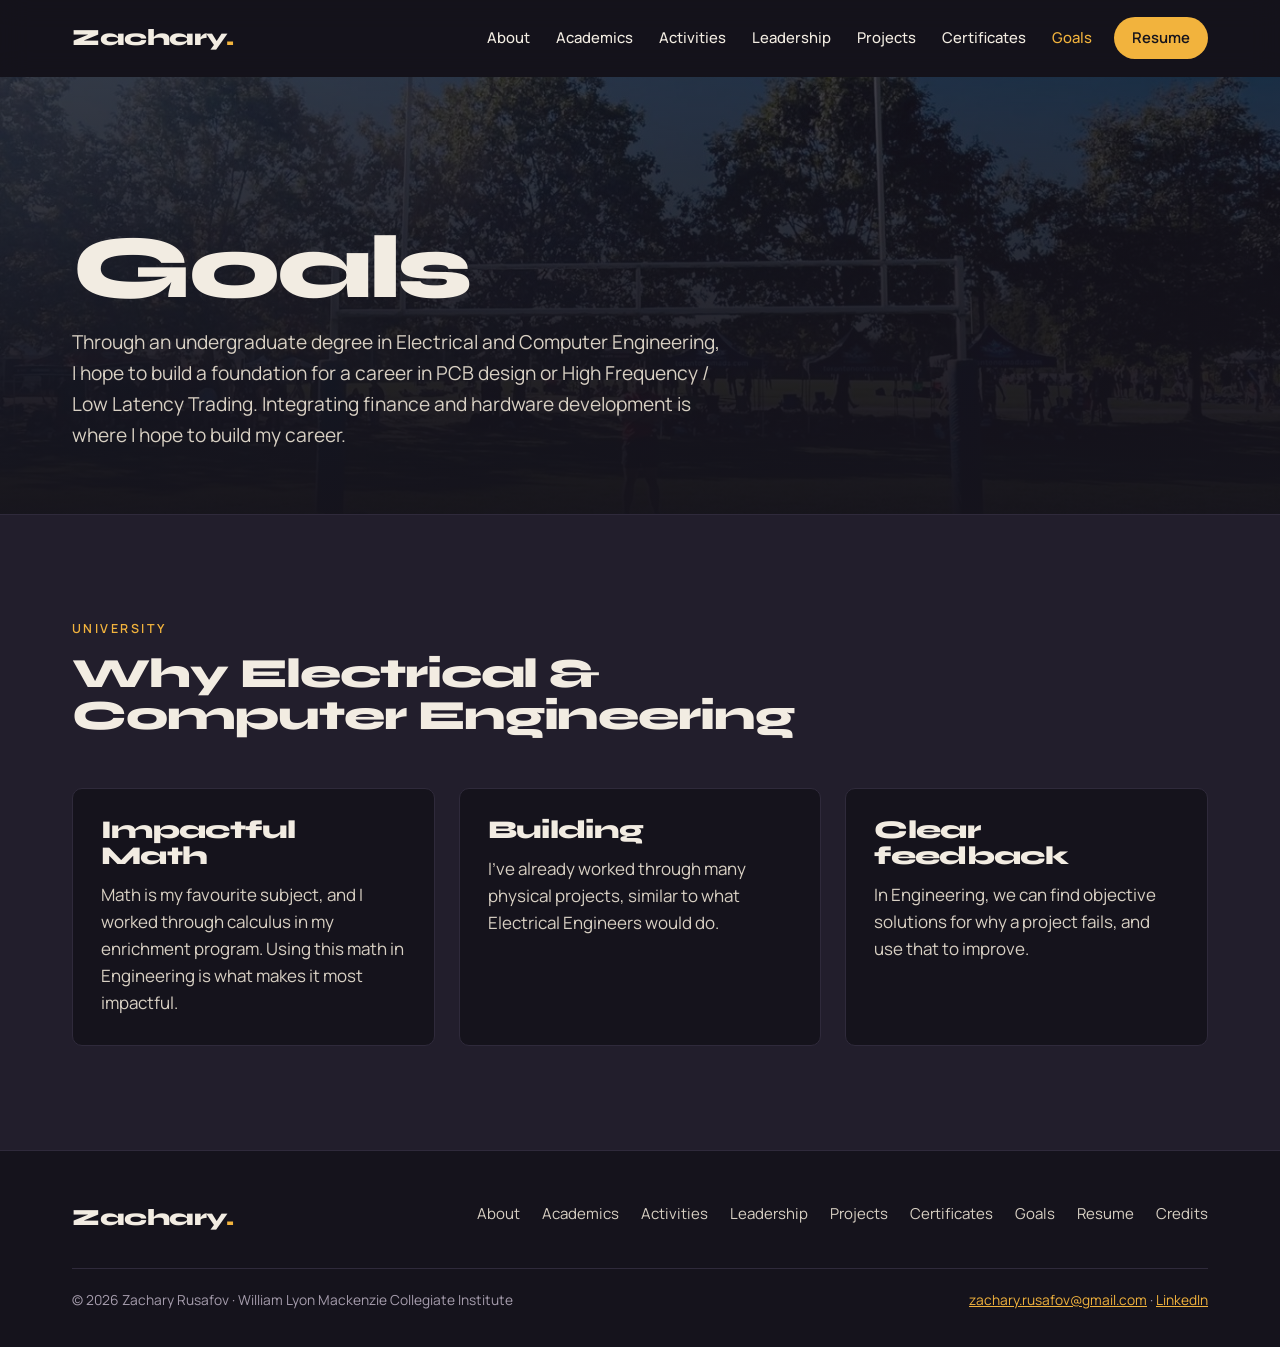
<file: goals.html>
<!DOCTYPE html>
<html lang="en">
<head>
    <meta charset="UTF-8">
    <meta name="viewport" content="width=device-width, initial-scale=1.0">
    <title>Future Goals — Zachary Rusafov</title>
    <meta name="description" content="Where Zachary is headed: Electrical Engineering at university, and beyond.">
    <meta property="og:title" content="Future Goals — Zachary Rusafov">
    <meta property="og:description" content="Where Zachary is headed: Electrical Engineering at university, and beyond.">
    <meta property="og:image" content="assets/web/dance.jpg">
    <meta name="theme-color" content="#15131c">
    <link rel="icon" href="data:image/svg+xml,%3Csvg xmlns='http://www.w3.org/2000/svg' viewBox='0 0 32 32'%3E%3Crect width='32' height='32' rx='7' fill='%2315131c'/%3E%3Ctext x='16' y='23' font-family='Arial Black,sans-serif' font-size='19' font-weight='900' text-anchor='middle' fill='%23f2b33d'%3EZ%3C/text%3E%3C/svg%3E">
    <link rel="preconnect" href="https://fonts.googleapis.com">
    <link rel="preconnect" href="https://fonts.gstatic.com" crossorigin>
    <link href="https://fonts.googleapis.com/css2?family=Syne:wght@600;700;800&family=Manrope:wght@400;500;600;700&display=swap" rel="stylesheet">
    <link rel="stylesheet" href="style.css">
</head>
<body>
    <a class="skip-link" href="#main">Skip to content</a>

    <header class="site-header">
        <div class="wrap">
            <a href="index.html" class="brand">Zachary<span>.</span></a>
            <button class="menu-btn" type="button" aria-label="Open menu" aria-expanded="false"><span></span></button>
            <nav class="nav" aria-label="Main">
                <a href="about.html">About</a>
                <a href="academics.html">Academics</a>
                <a href="activities.html">Activities</a>
                <a href="service.html">Leadership</a>
                <a href="projects.html">Projects</a>
                <a href="certificates.html">Certificates</a>
                <a href="goals.html">Goals</a>
                <a href="resume.html" class="nav-cta">Resume</a>
            </nav>
        </div>
    </header>

    <main id="main">
        <section class="banner">
            <img src="assets/web/zachbg.jpg" alt="A rugby pitch">
            <div class="wrap">
                
                <h1>Goals</h1>
                <p class="lede">Through an undergraduate degree in Electrical and Computer Engineering, I hope to build a foundation for a career in PCB design or High Frequency / Low Latency Trading. Integrating finance and hardware development is where I hope to build my career.</p>
            </div>
        </section>

        <section class="section alt">
            <div class="wrap">
                <div class="head reveal"><span class="kicker">University</span><h2>Why Electrical &amp; Computer Engineering</h2></div>
                <div class="grid cols-3">
                    <div class="card reveal"><h3>Impactful Math</h3><p>Math is my favourite subject, and I worked through calculus in my enrichment program. Using this math in Engineering is what makes it most impactful.</p></div>
                    <div class="card reveal"><h3>Building</h3><p>I've already worked through many physical projects, similar to what Electrical Engineers would do.</p></div>
                    <div class="card reveal"><h3>Clear feedback</h3><p>In Engineering, we can find objective solutions for why a project fails, and use that to improve.</p></div>
                </div>
            </div>
        </section>

    </main>

    <footer class="site-footer">
        <div class="wrap">
            <div class="foot-top">
                <a href="index.html" class="brand">Zachary<span>.</span></a>
                <ul class="foot-links">
                    <li><a href="about.html">About</a></li>
                    <li><a href="academics.html">Academics</a></li>
                    <li><a href="activities.html">Activities</a></li>
                    <li><a href="service.html">Leadership</a></li>
                    <li><a href="projects.html">Projects</a></li>
                    <li><a href="certificates.html">Certificates</a></li>
                    <li><a href="goals.html">Goals</a></li>
                    <li><a href="resume.html">Resume</a></li>
                    <li><a href="bibliography.html">Credits</a></li>
                </ul>
            </div>
            <div class="foot-bottom">
                <span>&copy; 2026 Zachary Rusafov · William Lyon Mackenzie Collegiate Institute</span>
                <span><a href="mailto:zachary.rusafov@gmail.com">zachary.rusafov@gmail.com</a> · <a href="https://www.linkedin.com/in/zachary-rusafov/" target="_blank" rel="noopener">LinkedIn</a></span>
            </div>
        </div>
    </footer>

    <script src="script.js"></script>
</body>
</html>
</file>
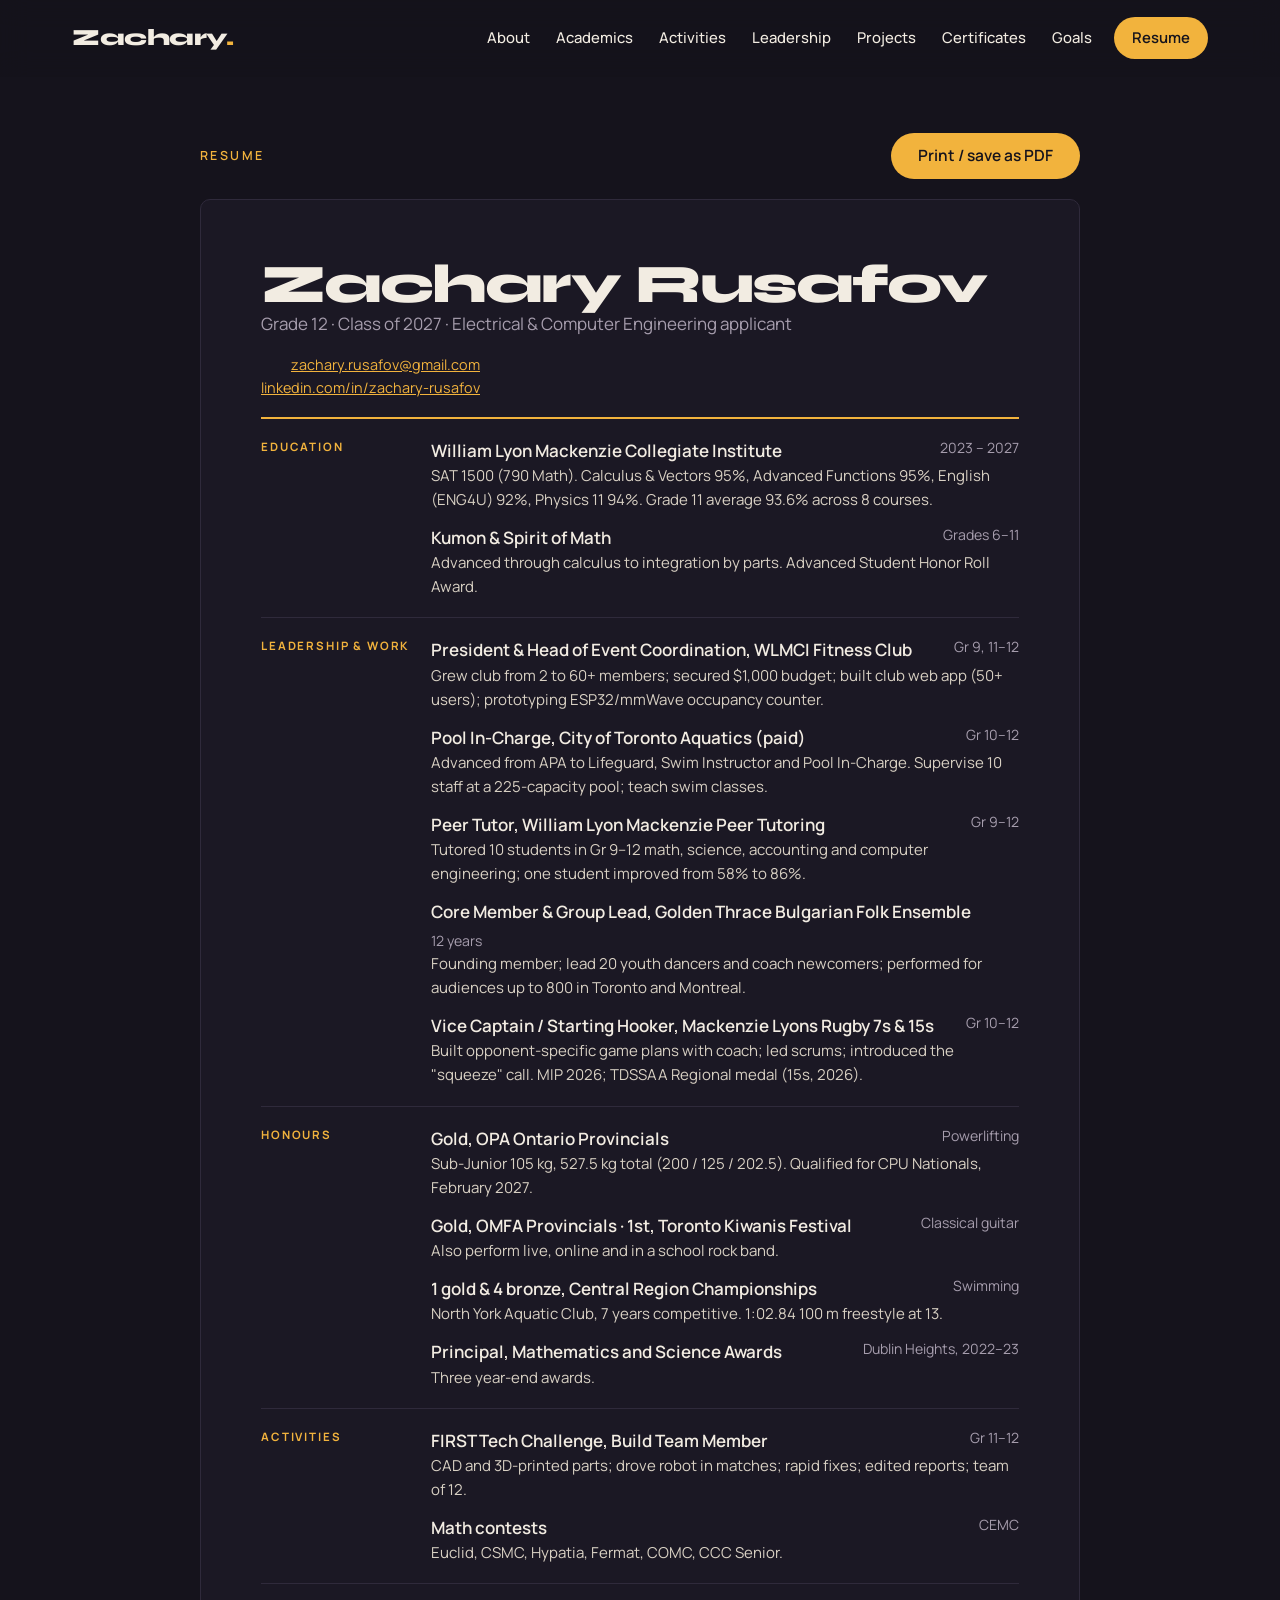
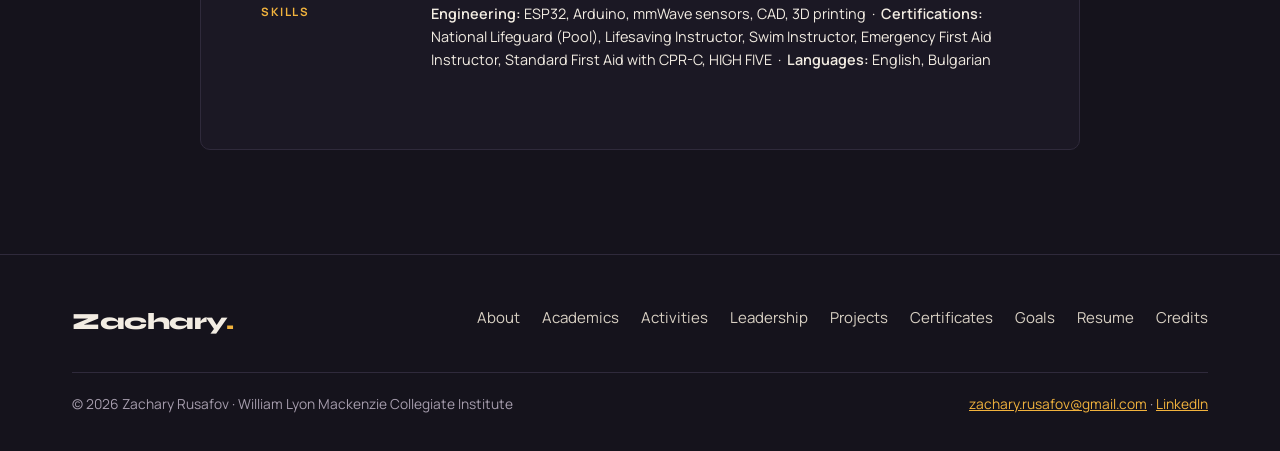
<file: resume.html>
<!DOCTYPE html>
<html lang="en">
<head>
    <meta charset="UTF-8">
    <meta name="viewport" content="width=device-width, initial-scale=1.0">
    <title>Resume — Zachary Rusafov</title>
    <meta name="description" content="One-page resume for Zachary: education, leadership, work, honours, activities and skills.">
    <meta property="og:title" content="Resume — Zachary Rusafov">
    <meta property="og:description" content="One-page resume for Zachary: education, leadership, work, honours, activities and skills.">
    <meta property="og:image" content="assets/web/dance.jpg">
    <meta name="theme-color" content="#15131c">
    <link rel="icon" href="data:image/svg+xml,%3Csvg xmlns='http://www.w3.org/2000/svg' viewBox='0 0 32 32'%3E%3Crect width='32' height='32' rx='7' fill='%2315131c'/%3E%3Ctext x='16' y='23' font-family='Arial Black,sans-serif' font-size='19' font-weight='900' text-anchor='middle' fill='%23f2b33d'%3EZ%3C/text%3E%3C/svg%3E">
    <link rel="preconnect" href="https://fonts.googleapis.com">
    <link rel="preconnect" href="https://fonts.gstatic.com" crossorigin>
    <link href="https://fonts.googleapis.com/css2?family=Syne:wght@600;700;800&family=Manrope:wght@400;500;600;700&display=swap" rel="stylesheet">
    <link rel="stylesheet" href="style.css">
</head>
<body>
    <a class="skip-link" href="#main">Skip to content</a>

    <header class="site-header">
        <div class="wrap">
            <a href="index.html" class="brand">Zachary<span>.</span></a>
            <button class="menu-btn" type="button" aria-label="Open menu" aria-expanded="false"><span></span></button>
            <nav class="nav" aria-label="Main">
                <a href="about.html">About</a>
                <a href="academics.html">Academics</a>
                <a href="activities.html">Activities</a>
                <a href="service.html">Leadership</a>
                <a href="projects.html">Projects</a>
                <a href="certificates.html">Certificates</a>
                <a href="goals.html">Goals</a>
                <a href="resume.html" class="nav-cta">Resume</a>
            </nav>
        </div>
    </header>

    <main id="main">
        <section class="section" style="padding-top:clamp(32px,5vw,56px)">
            <div class="wrap">
                <div class="btn-row no-print" style="justify-content:space-between;align-items:center;max-width:880px;margin:0 auto 20px">
                    <span class="kicker">Resume</span>
                    <button class="btn btn-amber" type="button" data-print>Print / save as PDF</button>
                </div>
                <article class="resume">
                    <header>
                        <div><h1>Zachary Rusafov</h1><p class="muted">Grade 12 · Class of 2027 · Electrical &amp; Computer Engineering applicant</p></div>
                        <p class="small muted" style="text-align:right"><a href="mailto:zachary.rusafov@gmail.com">zachary.rusafov@gmail.com</a><br><a href="https://www.linkedin.com/in/zachary-rusafov/" target="_blank" rel="noopener">linkedin.com/in/zachary-rusafov</a></p>
                    </header>
                    <section><h2>Education</h2><div>
                        <div class="item"><div class="item-head"><strong>William Lyon Mackenzie Collegiate Institute</strong><span>2023 – 2027</span></div><p>SAT 1500 (790 Math). Calculus &amp; Vectors 95%, Advanced Functions 95%, English (ENG4U) 92%, Physics 11 94%. Grade 11 average 93.6% across 8 courses.</p></div>
                        <div class="item"><div class="item-head"><strong>Kumon &amp; Spirit of Math</strong><span>Grades 6–11</span></div><p>Advanced through calculus to integration by parts. Advanced Student Honor Roll Award.</p></div>
                    </div></section>
                    <section><h2>Leadership &amp; work</h2><div>
                        <div class="item"><div class="item-head"><strong>President &amp; Head of Event Coordination, WLMCI Fitness Club</strong><span>Gr 9, 11–12</span></div><p>Grew club from 2 to 60+ members; secured $1,000 budget; built club web app (50+ users); prototyping ESP32/mmWave occupancy counter.</p></div>
                        <div class="item"><div class="item-head"><strong>Pool In-Charge, City of Toronto Aquatics (paid)</strong><span>Gr 10–12</span></div><p>Advanced from APA to Lifeguard, Swim Instructor and Pool In-Charge. Supervise 10 staff at a 225-capacity pool; teach swim classes.</p></div>
                        <div class="item"><div class="item-head"><strong>Peer Tutor, William Lyon Mackenzie Peer Tutoring</strong><span>Gr 9–12</span></div><p>Tutored 10 students in Gr 9–12 math, science, accounting and computer engineering; one student improved from 58% to 86%.</p></div>
                        <div class="item"><div class="item-head"><strong>Core Member &amp; Group Lead, Golden Thrace Bulgarian Folk Ensemble</strong><span>12 years</span></div><p>Founding member; lead 20 youth dancers and coach newcomers; performed for audiences up to 800 in Toronto and Montreal.</p></div>
                        <div class="item"><div class="item-head"><strong>Vice Captain / Starting Hooker, Mackenzie Lyons Rugby 7s &amp; 15s</strong><span>Gr 10–12</span></div><p>Built opponent-specific game plans with coach; led scrums; introduced the "squeeze" call. MIP 2026; TDSSAA Regional medal (15s, 2026).</p></div>
                    </div></section>
                    <section><h2>Honours</h2><div>
                        <div class="item"><div class="item-head"><strong>Gold, OPA Ontario Provincials</strong><span>Powerlifting</span></div><p>Sub-Junior 105 kg, 527.5 kg total (200 / 125 / 202.5). Qualified for CPU Nationals, February 2027.</p></div>
                        <div class="item"><div class="item-head"><strong>Gold, OMFA Provincials · 1st, Toronto Kiwanis Festival</strong><span>Classical guitar</span></div><p>Also perform live, online and in a school rock band.</p></div>
                        <div class="item"><div class="item-head"><strong>1 gold &amp; 4 bronze, Central Region Championships</strong><span>Swimming</span></div><p>North York Aquatic Club, 7 years competitive. 1:02.84 100 m freestyle at 13.</p></div>
                        <div class="item"><div class="item-head"><strong>Principal, Mathematics and Science Awards</strong><span>Dublin Heights, 2022–23</span></div><p>Three year-end awards.</p></div>
                    </div></section>
                    <section><h2>Activities</h2><div>
                        <div class="item"><div class="item-head"><strong>FIRST Tech Challenge, Build Team Member</strong><span>Gr 11–12</span></div><p>CAD and 3D-printed parts; drove robot in matches; rapid fixes; edited reports; team of 12.</p></div>
                        <div class="item"><div class="item-head"><strong>Math contests</strong><span>CEMC</span></div><p>Euclid, CSMC, Hypatia, Fermat, COMC, CCC Senior.</p></div>
                    </div></section>
                    <section><h2>Skills</h2><div>
                        <p class="small"><strong>Engineering:</strong> ESP32, Arduino, mmWave sensors, CAD, 3D printing &nbsp;·&nbsp; <strong>Certifications:</strong> National Lifeguard (Pool), Lifesaving Instructor, Swim Instructor, Emergency First Aid Instructor, Standard First Aid with CPR-C, HIGH FIVE &nbsp;·&nbsp; <strong>Languages:</strong> English, Bulgarian</p>
                    </div></section>
                </article>
            </div>
        </section>

    </main>

    <footer class="site-footer">
        <div class="wrap">
            <div class="foot-top">
                <a href="index.html" class="brand">Zachary<span>.</span></a>
                <ul class="foot-links">
                    <li><a href="about.html">About</a></li>
                    <li><a href="academics.html">Academics</a></li>
                    <li><a href="activities.html">Activities</a></li>
                    <li><a href="service.html">Leadership</a></li>
                    <li><a href="projects.html">Projects</a></li>
                    <li><a href="certificates.html">Certificates</a></li>
                    <li><a href="goals.html">Goals</a></li>
                    <li><a href="resume.html">Resume</a></li>
                    <li><a href="bibliography.html">Credits</a></li>
                </ul>
            </div>
            <div class="foot-bottom">
                <span>&copy; 2026 Zachary Rusafov · William Lyon Mackenzie Collegiate Institute</span>
                <span><a href="mailto:zachary.rusafov@gmail.com">zachary.rusafov@gmail.com</a> · <a href="https://www.linkedin.com/in/zachary-rusafov/" target="_blank" rel="noopener">LinkedIn</a></span>
            </div>
        </div>
    </footer>

    <script src="script.js"></script>
</body>
</html>
</file>
<file: style.css>
/* ==========================================================================
   Zachary — Portfolio · "Stage Light"
   One stylesheet for every page. Colours and fonts live in the first block.
   ========================================================================== */

:root {
    --bg: #15131c;
    --bg-2: #1b1824;
    --panel: #221e2c;
    --line: #2f2a3b;
    --fg: #f2ece2;
    --fg-2: #d8d0c3;
    --muted: #a69dad;
    --amber: #f2b33d;
    --amber-hi: #ffd27a;
    --todo: #7fd1c7;            /* placeholders: a colour the design never uses elsewhere */
    --todo-bg: rgba(127, 209, 199, .08);

    --display: 'Syne', 'Arial Black', system-ui, sans-serif;
    --body: 'Manrope', system-ui, -apple-system, 'Segoe UI', sans-serif;

    --wrap: 1200px;
    --gutter: clamp(16px, 4vw, 32px);
    --radius: 6px;
    color-scheme: dark;
}

/* ---------- Base ---------- */
*, *::before, *::after { box-sizing: border-box; }
* { margin: 0; }
html { scroll-behavior: smooth; scroll-padding-top: 90px; -webkit-text-size-adjust: 100%; }
body {
    font-family: var(--body);
    font-size: 17px;
    line-height: 1.6;
    color: var(--fg);
    background: var(--bg);
    overflow-x: hidden;
    -webkit-font-smoothing: antialiased;
}
img { max-width: 100%; display: block; }
a { color: var(--amber); }
a:hover { color: var(--amber-hi); }
p + p { margin-top: 1em; }
strong { font-weight: 600; color: var(--fg); }
::selection { background: var(--amber); color: var(--bg); }
:focus-visible { outline: 2px solid var(--amber); outline-offset: 3px; border-radius: 4px; }

.skip-link { position: absolute; left: -999px; top: 8px; z-index: 100; background: var(--amber); color: var(--bg); padding: 8px 14px; border-radius: 999px; }
.skip-link:focus { left: 8px; }

/* ---------- Type ---------- */
h1, h2, h3 { font-family: var(--display); font-weight: 800; line-height: 1; letter-spacing: -0.025em; text-wrap: balance; }
h1 { font-size: clamp(3.2rem, 8.5vw, 7.6rem); line-height: .92; letter-spacing: -0.035em; }
h2 { font-size: clamp(1.9rem, 3.4vw, 2.6rem); }
h3 { font-size: clamp(1.6rem, 2.6vw, 2rem); }
h4 { font-size: 1.05rem; font-weight: 600; }

.kicker { font-size: .78rem; font-weight: 600; letter-spacing: .2em; text-transform: uppercase; color: var(--amber); }
.lede { font-size: clamp(1.08rem, 1.5vw, 1.22rem); color: var(--fg-2); max-width: 54ch; }
.muted { color: var(--muted); }
.small { font-size: .9rem; }

/* ---------- Layout ---------- */
.wrap { max-width: var(--wrap); margin: 0 auto; padding-left: var(--gutter); padding-right: var(--gutter); }
.section { padding-block: clamp(64px, 9vw, 104px); }
.section.alt { background: var(--panel); }
.section.ruled { border-top: 1px solid var(--line); }
.head { display: grid; gap: 14px; margin-bottom: clamp(32px, 5vw, 52px); max-width: 760px; }
.grid { display: grid; gap: 24px; }
.cols-2 { grid-template-columns: repeat(auto-fit, minmax(min(100%, 320px), 1fr)); gap: clamp(32px, 5vw, 56px); }
.cols-3 { grid-template-columns: repeat(auto-fit, minmax(min(100%, 260px), 1fr)); }
.cols-4 { grid-template-columns: repeat(auto-fit, minmax(min(100%, 220px), 1fr)); }
.grid > *, .split > * { min-width: 0; }
.split { display: grid; grid-template-columns: 4fr 7fr; gap: clamp(32px, 6vw, 80px); align-items: start; }
.sticky { position: sticky; top: 110px; }
@media (max-width: 860px) {
    .split { grid-template-columns: 1fr; }
    .sticky { position: static; }
}

/* ---------- Header ---------- */
.site-header { position: sticky; top: 0; z-index: 50; background: rgba(21, 19, 28, .82); backdrop-filter: blur(14px); -webkit-backdrop-filter: blur(14px); border-bottom: 1px solid transparent; transition: border-color .3s, background .3s; }
.site-header.scrolled { border-bottom-color: var(--line); }
.home .site-header { position: fixed; left: 0; right: 0; background: transparent; backdrop-filter: none; -webkit-backdrop-filter: none; }
.home .site-header.scrolled { background: rgba(21, 19, 28, .9); backdrop-filter: blur(14px); -webkit-backdrop-filter: blur(14px); }
.site-header .wrap { display: flex; align-items: center; justify-content: space-between; height: 76px; gap: 24px; }
.brand { font-family: var(--display); font-weight: 800; font-size: 1.45rem; color: var(--fg); text-decoration: none; letter-spacing: -0.02em; }
.brand span { color: var(--amber); }
.brand:hover { color: var(--fg); }

.nav { display: flex; align-items: center; gap: 2px; }
.nav a { color: var(--fg); text-decoration: none; font-size: .93rem; font-weight: 500; padding: 8px 12px; border-radius: 999px; transition: color .2s, background .2s; }
.nav a:hover { color: var(--amber-hi); }
.nav a.active { color: var(--amber); }
.nav a.nav-cta { background: var(--amber); color: var(--bg); font-weight: 600; margin-left: 8px; padding: 9px 18px; }
.nav a.nav-cta:hover { background: var(--amber-hi); color: var(--bg); }

.menu-btn { display: none; width: 44px; height: 44px; border-radius: 50%; border: 1px solid var(--line); background: var(--panel); color: var(--fg); cursor: pointer; align-items: center; justify-content: center; }
.menu-btn span, .menu-btn span::before, .menu-btn span::after { display: block; width: 18px; height: 1.5px; background: currentColor; position: relative; transition: transform .25s, background .25s; }
.menu-btn span::before, .menu-btn span::after { content: ''; position: absolute; left: 0; }
.menu-btn span::before { top: -6px; }
.menu-btn span::after { top: 6px; }
.menu-open .menu-btn span { background: transparent; }
.menu-open .menu-btn span::before { transform: translateY(6px) rotate(45deg); }
.menu-open .menu-btn span::after { transform: translateY(-6px) rotate(-45deg); }

@media (max-width: 1060px) {
    .menu-btn { display: inline-flex; }
    .nav { position: fixed; inset: 76px 0 auto 0; flex-direction: column; align-items: stretch; gap: 2px; background: var(--bg); border-bottom: 1px solid var(--line); padding: 12px var(--gutter) 22px; opacity: 0; transform: translateY(-8px); pointer-events: none; transition: opacity .2s, transform .2s; }
    .menu-open .nav { opacity: 1; transform: none; pointer-events: auto; }
    .nav a { padding: 12px 14px; font-size: 1.05rem; }
    .nav a.nav-cta { margin: 10px 0 0; text-align: center; }
}

/* ---------- Buttons ---------- */
.btn { display: inline-flex; align-items: center; gap: .5em; padding: 14px 26px; border-radius: 999px; font: 600 .97rem/1 var(--body); text-decoration: none; cursor: pointer; border: 1px solid transparent; transition: background .2s, color .2s, border-color .2s, transform .2s; }
.btn:hover { transform: translateY(-2px); }
.btn-amber { background: var(--amber); color: var(--bg); }
.btn-amber:hover { background: var(--amber-hi); color: var(--bg); }
.btn-line { border-color: rgba(242, 236, 226, .4); color: var(--fg); background: transparent; }
.btn-line:hover { border-color: var(--fg); color: var(--fg); }
.btn-row { display: flex; flex-wrap: wrap; gap: 14px; }
.link-arrow { font-weight: 600; text-decoration: none; }
.link-arrow::after { content: ' →'; transition: margin .2s; }
.link-arrow:hover::after { margin-left: 4px; }

/* ---------- Hero (home: full-bleed photo) ---------- */
.stage { position: relative; min-height: min(92vh, 860px); display: flex; overflow: hidden; isolation: isolate; }
.stage > img { position: absolute; inset: 0; width: 100%; height: 100%; object-fit: cover; object-position: center 30%; opacity: .55; z-index: -2; animation: lights-up 2.2s ease-out both; }
.stage::after { content: ''; position: absolute; inset: 0; z-index: -1; background: linear-gradient(180deg, rgba(21,19,28,.65) 0%, rgba(21,19,28,.1) 40%, rgba(21,19,28,.97) 100%); }
.stage .wrap { margin-top: auto; width: 100%; padding-bottom: clamp(48px, 8vw, 80px); padding-top: 140px; display: grid; gap: 22px; }
.stage h1 { max-width: 15ch; font-size: clamp(2.2rem, 6vw, 5.4rem); }
@keyframes lights-up { from { opacity: 0; transform: scale(1.04); } to { opacity: .55; transform: none; } }

/* ---------- Page banner (inner pages) ---------- */
.banner { position: relative; overflow: hidden; isolation: isolate; border-bottom: 1px solid var(--line); }
.banner > img { position: absolute; inset: 0; width: 100%; height: 100%; object-fit: cover; opacity: .32; z-index: -2; }
.banner::after { content: ''; position: absolute; inset: 0; z-index: -1; background: linear-gradient(180deg, rgba(21,19,28,.4), rgba(21,19,28,.96)); }
.banner .wrap { padding-block: clamp(80px, 12vw, 150px) clamp(44px, 6vw, 64px); display: grid; gap: 18px; }
.banner h1 { font-size: clamp(3rem, 7vw, 5.8rem); max-width: 14ch; }

/* ---------- Stats ---------- */
.stats { display: grid; grid-template-columns: repeat(auto-fit, minmax(min(100%, 210px), 1fr)); gap: 28px; padding-block: 40px; border-bottom: 1px solid var(--line); }
.stat { display: grid; gap: 4px; align-content: start; }
.stat b { font-family: var(--display); font-weight: 700; font-size: clamp(2.2rem, 3.6vw, 2.7rem); line-height: 1.05; color: var(--amber); font-variant-numeric: tabular-nums; }
.stat b small { font-size: .5em; }
.stat span { font-size: .9rem; color: var(--muted); }

/* ---------- Acts: alternating photo + text ---------- */
.acts { display: grid; gap: clamp(64px, 9vw, 104px); }
.act { display: grid; grid-template-columns: repeat(auto-fit, minmax(min(100%, 320px), 1fr)); gap: clamp(28px, 5vw, 56px); align-items: center; }
.act > * { min-width: 0; }
.act.flip > :first-child { order: 2; }
@media (max-width: 720px) { .act.flip > :first-child { order: 0; } }
.act img { width: 100%; aspect-ratio: 5 / 4; object-fit: cover; border-radius: var(--radius); }
.act-text { display: grid; gap: 14px; }
.act-text h2 { font-size: clamp(2rem, 3.8vw, 3rem); }
.act-text p { color: var(--fg-2); max-width: 46ch; }

.facts { display: flex; flex-wrap: wrap; gap: 8px 28px; padding-block: 14px; border-top: 1px solid var(--line); border-bottom: 1px solid var(--line); margin-top: 6px; }
.facts div { display: grid; gap: 1px; }
.facts dt { font-size: .7rem; font-weight: 600; letter-spacing: .14em; text-transform: uppercase; color: var(--muted); }
.facts dd { margin: 0; font-weight: 600; }
.quote { font-family: var(--display); font-weight: 600; font-size: 1.25rem; line-height: 1.35; color: var(--fg); letter-spacing: -0.01em; }

/* ---------- Photo tiles ---------- */
.tile { margin: 0; display: grid; gap: 10px; text-decoration: none; color: var(--fg); }
.tile img { width: 100%; aspect-ratio: 16 / 10; object-fit: cover; border-radius: var(--radius); transition: transform .5s ease, opacity .3s; }
.tile:hover img { opacity: .85; }
.tile figcaption, .tile .cap { font-family: var(--display); font-weight: 700; font-size: 1.35rem; letter-spacing: -0.01em; }
.tile .cap small, .tile figcaption small { font-family: var(--body); font-weight: 400; font-size: .88rem; color: var(--muted); letter-spacing: 0; }

/* ---------- Cards / panels ---------- */
.card { background: var(--bg-2); border: 1px solid var(--line); border-radius: 10px; padding: 28px; display: grid; gap: 12px; align-content: start; }
.alt .card { background: var(--bg); }
.card p { color: var(--fg-2); }
.card h3 { font-size: 1.6rem; }
a.card { text-decoration: none; color: var(--fg); transition: border-color .25s, transform .25s; }
a.card:hover { border-color: var(--amber); transform: translateY(-3px); }

/* ---------- Lists ---------- */
.rows { list-style: none; padding: 0; border-top: 1px solid var(--line); }
.rows li { display: grid; grid-template-columns: 1fr auto; gap: 6px 24px; padding: 22px 0; border-bottom: 1px solid var(--line); }
.rows h4 { font-family: var(--display); font-weight: 700; font-size: 1.3rem; letter-spacing: -0.01em; }
.rows p { color: var(--fg-2); font-size: .97rem; grid-column: 1; }
.rows .tag { font-size: .72rem; font-weight: 600; letter-spacing: .14em; text-transform: uppercase; color: var(--amber); white-space: nowrap; padding-top: 6px; grid-row: 1; grid-column: 2; }
@media (max-width: 560px) { .rows li { grid-template-columns: 1fr; } .rows .tag { grid-column: 1; grid-row: auto; padding-top: 0; } }

.timeline { list-style: none; padding: 0; display: grid; gap: 34px; border-left: 1px solid var(--line); }
.timeline li { position: relative; padding-left: 30px; display: grid; gap: 4px; }
.timeline li::before { content: ''; position: absolute; left: -6px; top: 7px; width: 11px; height: 11px; border-radius: 50%; background: var(--amber); box-shadow: 0 0 0 5px rgba(242, 179, 61, .15); }
.timeline h4 { font-family: var(--display); font-weight: 700; font-size: 1.45rem; letter-spacing: -0.01em; }
.timeline p { color: var(--fg-2); }

.values { display: grid; grid-template-columns: repeat(3, minmax(0, 1fr)); column-gap: 32px; border-top: 1px solid var(--line); }
@media (max-width: 900px) { .values { grid-template-columns: repeat(2, minmax(0, 1fr)); } }
@media (max-width: 560px) { .values { grid-template-columns: 1fr; } }
.value { min-width: 0; padding: 28px 0; border-bottom: 1px solid var(--line); display: grid; gap: 8px; align-content: start; }
.value h3 { font-size: clamp(1.3rem, 2vw, 1.6rem); color: var(--amber); }
.value p { color: var(--fg-2); font-size: .98rem; }

/* ---------- Powerlifting bars ---------- */
.lifts { display: grid; gap: 16px; margin-top: 8px; }
.lift { display: grid; grid-template-columns: 90px 1fr 100px; gap: 16px; align-items: center; }
.lift span:first-child { font-weight: 600; }
.lift-track { height: 6px; background: var(--line); border-radius: 999px; overflow: hidden; }
.lift-fill { height: 100%; background: var(--amber); border-radius: inherit; width: var(--pct); transform-origin: left; animation: fill 1.6s cubic-bezier(.2, .8, .2, 1) both; animation-delay: .3s; }
@keyframes fill { from { transform: scaleX(0); } to { transform: scaleX(1); } }
.lift b { font-family: var(--display); font-size: 1.5rem; text-align: right; font-variant-numeric: tabular-nums; }
.lift b small { font-family: var(--body); font-size: .75rem; color: var(--muted); font-weight: 500; }
.lift-total { display: flex; justify-content: space-between; align-items: baseline; flex-wrap: wrap; gap: 8px; padding-top: 16px; border-top: 1px solid var(--line); }
.lift-total b { font-family: var(--display); font-size: clamp(2.8rem, 6vw, 3.8rem); color: var(--amber); line-height: 1; }
@media (max-width: 480px) { .lift { grid-template-columns: 70px 1fr 80px; } .lift b { font-size: 1.2rem; } }

/* ---------- Tables ---------- */
.table-wrap { overflow-x: auto; border: 1px solid var(--line); border-radius: 10px; }
table { width: 100%; border-collapse: collapse; font-size: .96rem; }
th, td { text-align: left; padding: 15px 18px; border-bottom: 1px solid var(--line); vertical-align: top; }
th { font-size: .7rem; letter-spacing: .14em; text-transform: uppercase; color: var(--muted); font-weight: 600; background: var(--bg-2); }
tr:last-child td { border-bottom: 0; }
td.num { white-space: nowrap; font-variant-numeric: tabular-nums; }
tfoot td { font-weight: 600; background: var(--bg-2); }

/* ---------- Photo slots: show a placeholder until the photo file exists ---------- */
.slot { position: relative; border-radius: var(--radius); overflow: hidden; background: var(--bg-2); }
.slot img { width: 100%; height: 100%; object-fit: cover; }
/* A photo that hasn't been added yet is hidden; it appears once the file exists. */
.slot.empty { display: none; }

/* ---------- Certificates ---------- */
.filters { display: flex; flex-wrap: wrap; gap: 8px; margin-bottom: 32px; }
.filters button { font: 600 .9rem var(--body); color: var(--fg-2); background: transparent; border: 1px solid var(--line); border-radius: 999px; padding: 10px 18px; cursor: pointer; min-height: 44px; transition: border-color .2s, color .2s, background .2s; }
.filters button:hover { border-color: var(--fg-2); color: var(--fg); }
.filters button[aria-pressed="true"] { background: var(--amber); border-color: var(--amber); color: var(--bg); }
.certs { display: grid; grid-template-columns: repeat(auto-fill, minmax(min(100%, 250px), 1fr)); gap: 24px; }
.cert { margin: 0; display: grid; gap: 12px; align-content: start; }
.cert[hidden] { display: none; }
.cert .slot { aspect-ratio: 4 / 3; }
.cert button.view { all: unset; display: block; cursor: zoom-in; border-radius: var(--radius); }
.cert button.view:focus-visible { outline: 2px solid var(--amber); outline-offset: 3px; }
.cert .slot.empty + * , .cert .empty { cursor: default; }
.cert figcaption { display: grid; gap: 2px; }
.cert .cat { font-size: .7rem; font-weight: 600; letter-spacing: .14em; text-transform: uppercase; color: var(--amber); }
.cert h3 { font-size: 1.2rem; letter-spacing: -0.01em; line-height: 1.2; }
.cert p { font-size: .9rem; color: var(--muted); }

.lightbox { border: 0; padding: 0; background: transparent; max-width: min(92vw, 1100px); max-height: 90vh; }
.lightbox::backdrop { background: rgba(10, 9, 14, .88); }
.lightbox img { max-height: 82vh; width: auto; margin: 0 auto; border-radius: var(--radius); }
.lightbox p { text-align: center; color: var(--fg); padding-top: 12px; }
.lightbox .close { position: fixed; top: 16px; right: 16px; width: 48px; height: 48px; border-radius: 50%; border: 1px solid var(--line); background: var(--panel); color: var(--fg); font-size: 1.4rem; cursor: pointer; }

/* ---------- Projects ---------- */
.project { display: grid; grid-template-columns: repeat(auto-fit, minmax(min(100%, 320px), 1fr)); gap: clamp(28px, 5vw, 56px); align-items: center; }
.project + .project { margin-top: clamp(56px, 8vw, 88px); }
.project .slot { aspect-ratio: 5 / 4; }
.chips { display: flex; flex-wrap: wrap; gap: 8px; }
.chip { font-size: .8rem; font-weight: 600; padding: 6px 12px; border-radius: 999px; border: 1px solid var(--line); color: var(--fg-2); }

/* ---------- Encore band ---------- */
.encore { background: var(--panel); }
.encore .wrap { padding-block: clamp(56px, 8vw, 80px); display: grid; gap: 18px; justify-items: start; }
.encore h2 { max-width: 16ch; font-size: clamp(2.4rem, 5vw, 3.6rem); }
.encore p { color: var(--fg-2); max-width: 56ch; }

/* ---------- Placeholders (to fill in before sending) ---------- */
/* Optional notes still to write are hidden on the live site. */
.todo { display: none !important; }

/* ---------- Footer ---------- */
.site-footer { border-top: 1px solid var(--line); }
.site-footer .wrap { padding-block: 48px 36px; display: grid; gap: 32px; }
.foot-top { display: flex; flex-wrap: wrap; justify-content: space-between; gap: 28px; }
.foot-links { display: flex; flex-wrap: wrap; gap: 8px 22px; list-style: none; padding: 0; }
.foot-links a { color: var(--fg-2); text-decoration: none; font-size: .94rem; }
.foot-links a:hover { color: var(--amber); }
.foot-bottom { display: flex; flex-wrap: wrap; justify-content: space-between; gap: 12px; font-size: .86rem; color: var(--muted); padding-top: 20px; border-top: 1px solid var(--line); }

/* ---------- Resume ---------- */
.resume { background: var(--bg-2); border: 1px solid var(--line); border-radius: 10px; padding: clamp(28px, 6vw, 60px); max-width: 880px; margin: 0 auto; }
.resume header { display: flex; flex-wrap: wrap; justify-content: space-between; align-items: end; gap: 16px; padding-bottom: 18px; border-bottom: 2px solid var(--amber); }
.resume header h1 { font-size: clamp(2.4rem, 6vw, 3.4rem); }
.resume section { display: grid; grid-template-columns: 150px 1fr; gap: 20px; padding-block: 18px; border-bottom: 1px solid var(--line); }
.resume section:last-child { border-bottom: 0; }
.resume h2 { font-family: var(--body); font-size: .72rem; font-weight: 700; letter-spacing: .16em; text-transform: uppercase; color: var(--amber); padding-top: 4px; }
.resume .item + .item { margin-top: 12px; }
.resume .item-head { display: flex; flex-wrap: wrap; justify-content: space-between; gap: 4px 12px; }
.resume .item-head span { color: var(--muted); font-size: .88rem; }
.resume .item p { color: var(--fg-2); font-size: .94rem; }
@media (max-width: 620px) { .resume section { grid-template-columns: 1fr; gap: 6px; } }

/* ---------- Scroll reveal (content is visible without JS) ---------- */
.js .reveal { opacity: 0; transform: translateY(20px); transition: opacity .9s ease, transform .9s cubic-bezier(.2, .8, .2, 1); }
.js .reveal.in { opacity: 1; transform: none; }

@media (prefers-reduced-motion: reduce) {
    html { scroll-behavior: auto; }
    *, *::before, *::after { animation: none !important; transition: none !important; }
    .js .reveal { opacity: 1; transform: none; }
    .stage > img { opacity: .55; }
}

/* ---------- Print (for the resume) ---------- */
@media print {
    :root { --bg: #fff; --bg-2: #fff; --panel: #fff; --line: #ccc; --fg: #000; --fg-2: #222; --muted: #555; --amber: #8a5a00; --todo: #000; --todo-bg: none; }
    body { font-size: 11pt; }
    .site-header, .site-footer, .no-print { display: none !important; }
    .section { padding: 0; }
    .resume { border: 0; padding: 0; max-width: none; }
    .resume section { break-inside: avoid; padding-block: 10px; }
    .js .reveal { opacity: 1; transform: none; }
    .todo { border: 0; }
}

/* Photo slots inside tiles and acts take the same shape as photos */
.tile .slot { aspect-ratio: 16 / 10; }
.act .slot { aspect-ratio: 5 / 4; }

/* Keep long headings inside narrow screens */

.banner .wrap > *, .stage .wrap > *, .head > * { min-width: 0; }
@media (max-width: 480px) {
    h1, .banner h1 { font-size: 2.35rem; }
    h2, .act-text h2, .encore h2 { font-size: 1.8rem; }
    h3 { font-size: 1.4rem; }
}
.card .slot { aspect-ratio: 16 / 10; }

/* Course marks */
td.mark { font-family: var(--display); font-weight: 700; color: var(--amber); text-align: right; }
td.mark.ip { font-family: var(--body); font-weight: 500; font-size: .85rem; color: var(--muted); }
table:has(td.mark) th:last-child { text-align: right; }
.eng { display: inline-block; margin-left: 8px; font-size: .66rem; font-weight: 600; letter-spacing: .1em; text-transform: uppercase; color: var(--amber); border: 1px solid rgba(242, 179, 61, .4); border-radius: 999px; padding: 1px 8px; vertical-align: 2px; }

/* Certificates keep their whole shape (cards and pages are different sizes) */
/* Awards and certificates sit under a soft spotlight, whole and uncropped */
.slot.award:not(.empty) { background: radial-gradient(ellipse at 50% 35%, #3a3348 0%, var(--bg-2) 70%); }
.slot.award img { object-fit: contain; padding: 7%; filter: drop-shadow(0 10px 18px rgba(0, 0, 0, .45)); }

/* Home page: two awards side by side */
.awards-pair { grid-template-columns: repeat(2, minmax(0, 1fr)); }
.awards-pair .slot { aspect-ratio: 4 / 5; }
.awards-pair .cap { font-size: 1.1rem; }

/* A main project photo with a smaller "in progress" photo beside it */
.duo { display: grid; grid-template-columns: 2fr 1fr; gap: 12px; align-items: stretch; }
.duo .slot { aspect-ratio: auto; min-height: 0; }
.duo .slot:first-child { aspect-ratio: 4 / 3; }
.project .duo .slot img { height: 100%; }

/* ---------- Videos ---------- */
.vid { position: relative; margin: 0; border-radius: var(--radius); overflow: hidden; background: #000; }
.vid video { display: block; width: 100%; height: auto; }
.vid .badge { position: absolute; top: 12px; left: 12px; pointer-events: none; background: rgba(21, 19, 28, .82); color: var(--fg); font-size: .82rem; font-weight: 600; padding: 6px 12px; border-radius: 999px; backdrop-filter: blur(6px); -webkit-backdrop-filter: blur(6px); }
.vid .badge b { font-family: var(--display); color: var(--amber); font-size: 1.05rem; letter-spacing: -0.01em; }
.vid.hero { box-shadow: 0 0 0 2px var(--amber), 0 20px 50px -20px rgba(242, 179, 61, .45); }
.vid.portrait { max-width: 340px; width: 100%; justify-self: center; margin-inline: auto; }

.lift-videos { display: grid; grid-template-columns: 2fr 1fr; grid-template-rows: auto 1fr 1fr; gap: 16px; }
.lift-videos > * { min-width: 0; }
.lift-videos-head { grid-column: 1 / -1; }
.lift-videos .hero { grid-row: 2 / 4; align-self: center; }
@media (max-width: 720px) {
    .lift-videos { grid-template-columns: 1fr; grid-template-rows: none; }
    .lift-videos .hero { grid-row: auto; }
}

/* Award photos used as a section image (e.g. the swim medals) */
.act .slot.award { aspect-ratio: 5 / 4; }

/* "Email copied" message */
.toast { position: fixed; left: 50%; bottom: 28px; transform: translate(-50%, 16px); z-index: 100; background: var(--amber); color: #15131c; font-weight: 700; font-size: .92rem; padding: 12px 20px; border-radius: 999px; box-shadow: 0 12px 30px -10px rgba(0,0,0,.6); opacity: 0; pointer-events: none; transition: opacity .2s, transform .2s; max-width: calc(100vw - 32px); text-align: center; }
.toast.show { opacity: 1; transform: translate(-50%, 0); }

/* CAD model gallery on the Projects page */
.cad-grid { display: grid; grid-template-columns: 1fr 1fr; gap: 14px; }
.cad-grid figure { margin: 0; display: grid; gap: 8px; }
.cad-grid .slot { aspect-ratio: 1; background: #fff; border-radius: var(--radius); overflow: hidden; }
.cad-grid .slot img { width: 100%; height: 100%; object-fit: contain; }
.cad-grid figcaption { font-size: .85rem; color: var(--muted); }
</file>
